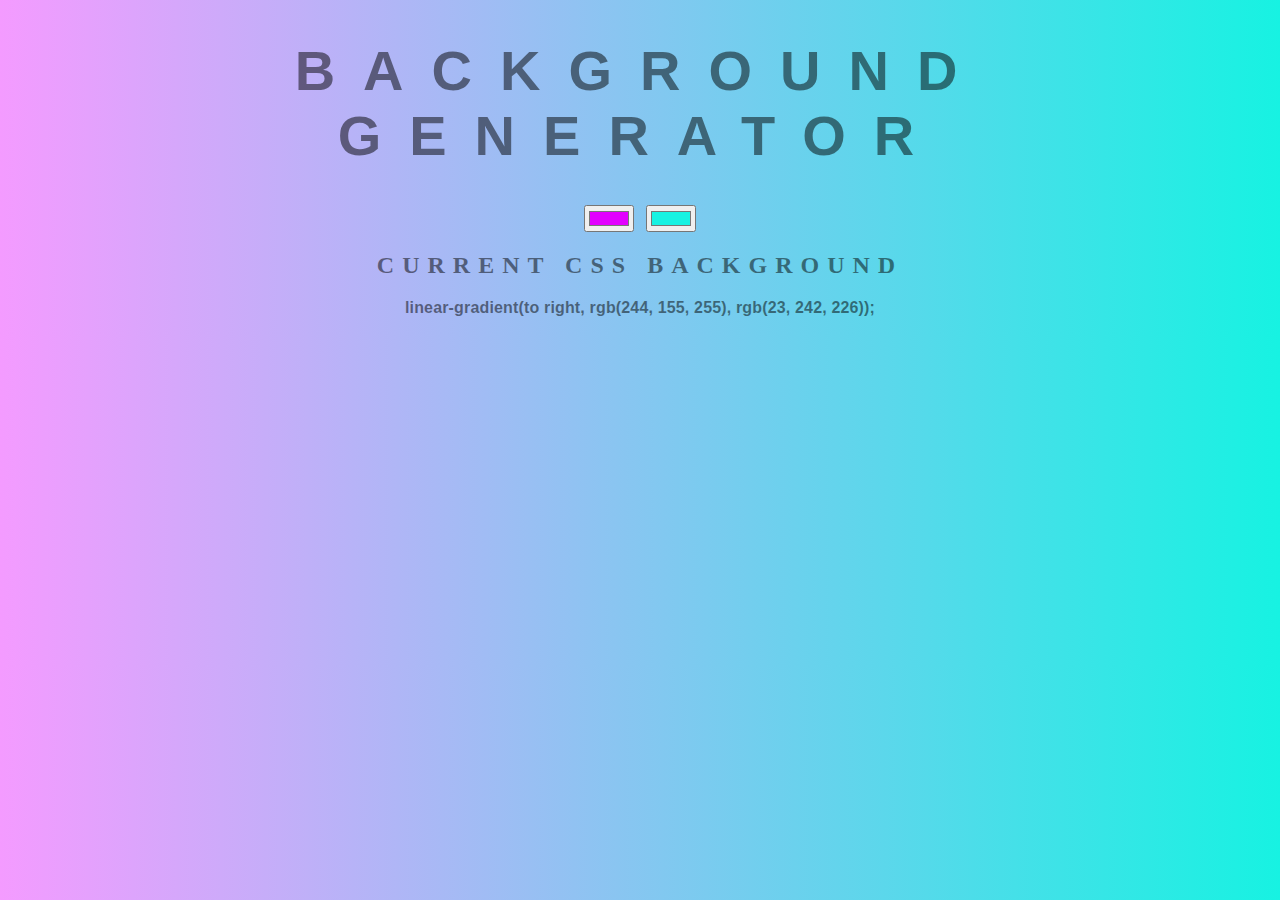
<file: BackgroundGenerator/index.html>
<!DOCTYPE html>
<html lang="en">
<head>
    <meta charset="UTF-8">
    <meta name="viewport" content="width=device-width, initial-scale=1.0">
    <title>Gradient Background</title>
    <link rel="stylesheet" href="style.css">
</head>
<body id="gradient">
    <h1>Background Generator</h1>
    <input id="color1" type="color" name="color1" value="#e200ff">
    <input id="color2" type="color" name="color2" value="#17f2e2">
    <h2>Current CSS Background</h2>
    <h3 id="css">linear-gradient(to right, rgb(244, 155, 255), rgb(23, 242, 226));</h3>
    <script src="script.js"></script>
</body>
</html>
</file>
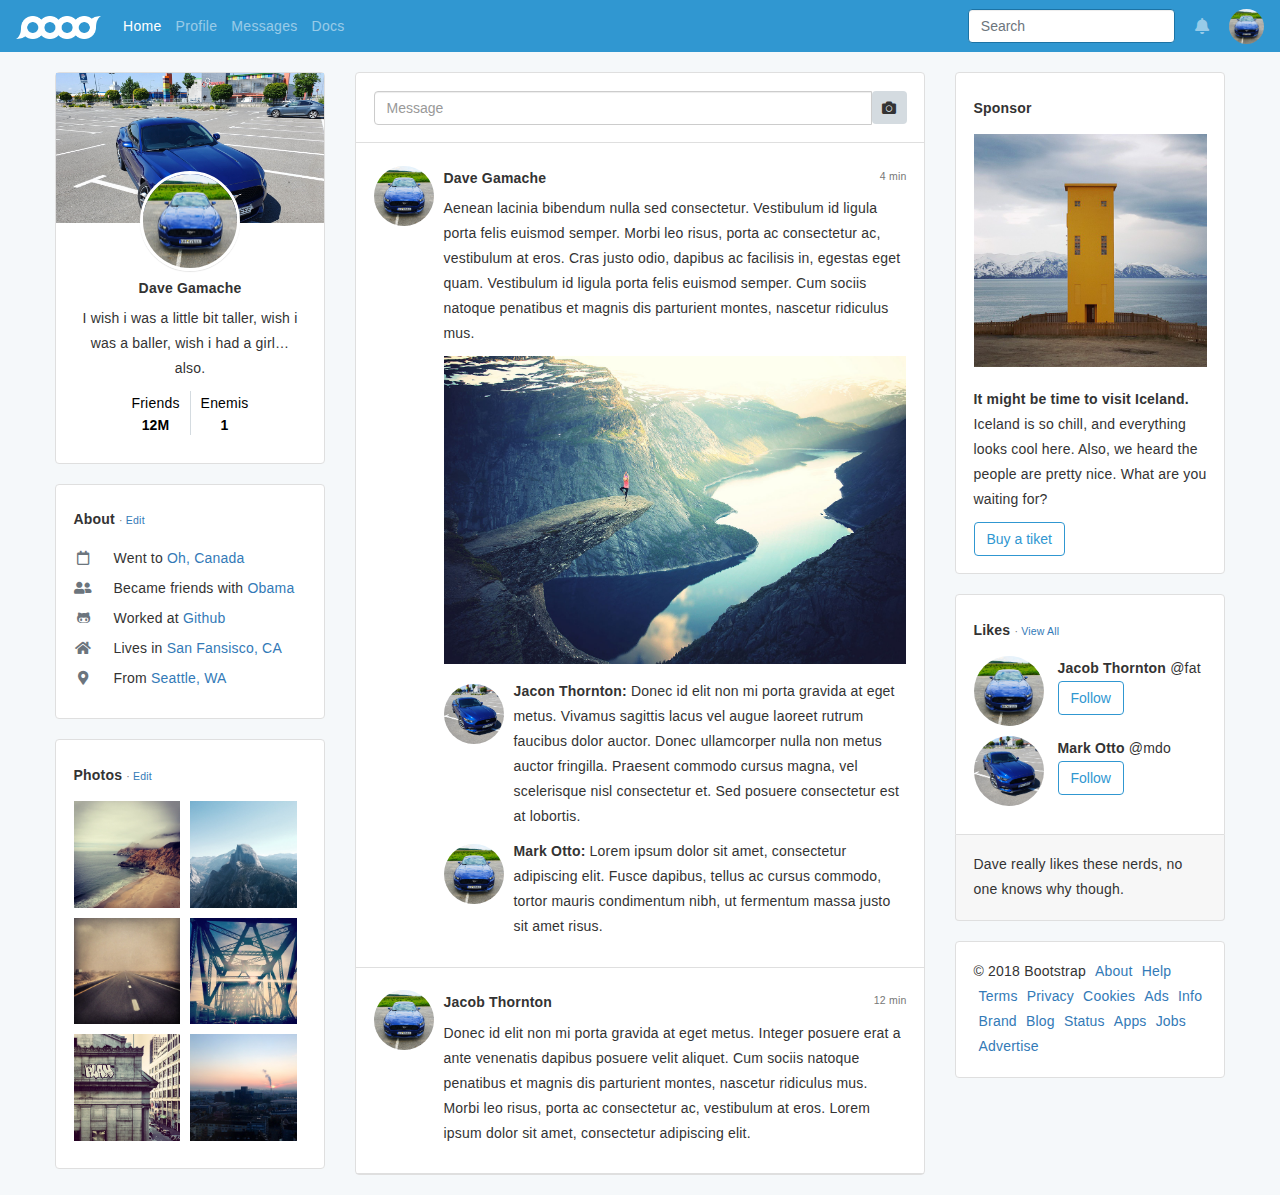
<file: Bootstrap/index.html>
<!DOCTYPE html>
<html>
	<head>
	<title>Bootstrap</title>
		<meta charset="utf-8">
		<meta name="description" content="" />
		<meta name="keywords" content="" />
		<meta name="author" content="Costenar Eduard" />
		<meta name="viewport" content="width=device-width, initial-scale=1.0">
		<link rel="stylesheet" href="https://stackpath.bootstrapcdn.com/bootstrap/3.4.1/css/bootstrap.min.css" integrity="sha384-HSMxcRTRxnN+Bdg0JdbxYKrThecOKuH5zCYotlSAcp1+c8xmyTe9GYg1l9a69psu" crossorigin="anonymous">
		<link href="css/all.css" rel="stylesheet">
		<link rel="stylesheet" type="text/css" href="css/style.css">
		<!-- Font Awesome -->
		<link rel="stylesheet" href="https://cdnjs.cloudflare.com/ajax/libs/font-awesome/5.12.1/css/all.min.css">
	</head>
	<body>
		<nav class="navbar navbar-default">
			<div class="container-fluid">
				<div class="navbar-header">
					<button type="button" class="navbar-toggle">
				        <i class="fas fa-bars"></i>                       
      				</button>
     				<a class="navbar-brand" href="#">
			        <img alt="Brand" src="img/brand-white.png">
			    	</a>
			    </div>
			    <div class="collapse navbar-collapse">
				    <ul class="nav navbar-nav">
				    	<li>
				 			<a class="active" href="#">Home</a>
				    	</li>
				    	<li>
				    		<a href="#">Profile</a>
				    	</li>
				    	<li>
				    		<a href="#">Messages</a>
				    	</li>
				    	<li>
				    		<a href="#">Docs</a>
				    	</li>
				    </ul>
				    <div class="pull-right right-nav">
					    <form class="form-inline">
					    	<input type="text" name="Search" placeholder="Search" class="form-control">
					    </form>
					    <i class="fas fa-bell"></i>
					    <img src="img/avatar.jpg" class="img-circle">
				    </div>
			    </div>
			</div>
		</nav>
		<main class="container-fluid">
			<div class="row">
				<div class="col-xs-12 col-sm-12 col-md-12 col-lg-3">
					<div class="bottom-margin white-back">
						<div class="up">
							<img src="img/blue-car.jpg" class="img-responsive" alt="Blue Ford Mustang">
						</div>
						<div class="inner-padding text-center">
							<a href="#">
								<img src="img/avatar.jpg" class="img-responsive img-circle avatar" alt="avatar">
							</a>
							<h5><strong>Dave Gamache</strong></h5>
							<p>I wish i was a little bit taller, wish i was a baller, wish i had a girl… also.</p>
							<ul>
								<li>
									<a href="#">Friends<h5><strong>12M</strong></h5></a>
								</li>
								<li>
									<a href="#">Enemis<h5><strong>1</strong></h5></a>
								</li>
							</ul>
						</div>
					</div>
					<div class="bottom-margin white-back inner-padding about-list">
						<h5 class="title-margin"><strong>About </strong><small>·<a href="#"> Edit</a></small></h5>
						<ul>
							<li><span class="far fa-calendar"></span>Went to <a href="#">Oh, Canada</a></li>
							<li><span class="fas fa-user-friends"></span>Became friends with <a href="#">Obama</a></li>
							<li><span class="fab fa-github-alt"></span>Worked at <a href="#">Github</a></li>
							<li><span class="fas fa-home"></span>Lives in <a href="#">San Fansisco, CA</a></li>
							<li><span class="fas fa-map-marker-alt"></span>From <a href="#">Seattle, WA</a></li>
						</ul>
					</div>
					<div class="bottom-margin white-back inner-padding photo-section">
						<h5 class="title-margin"><strong>Photos </strong><small>·<a href="#"> Edit</a></small></h5>
							<div class="images">
								<img src="img/instagram_5.jpg" class="img-responsive"><img src="img/instagram_6.jpg" class="img-responsive"><img src="img/instagram_7.jpg" class="img-responsive"><img src="img/instagram_8.jpg" class="img-responsive"><img src="img/instagram_9.jpg" class="img-responsive"><img src="img/instagram_10.jpg" class="img-responsive">
							</div>
					</div>
				</div>
				<div class="col-xs-12 col-sm-12 col-md-12 col-lg-6">
					<div class="white-back bottom-margin center-section">
						<div class="inner-padding section-line">
							<form class="form-inline">
								<input type="text" class="form-control" placeholder="Message">
								<button type="button" class="btn"><i class="fas fa-camera"></i></button>
							</form>
						</div>
						<div class="inner-padding section-line section-content">
							<img src="img/avatar.jpg" class="img-circle">
							<div>
								<h5><strong>Dave Gamache</strong><small class="pull-right">4 min</small></h5>
								<p>Aenean lacinia bibendum nulla sed consectetur. Vestibulum id ligula porta felis euismod semper. Morbi leo risus, porta ac consectetur ac, vestibulum at eros. Cras justo odio, dapibus ac facilisis in, egestas eget quam. Vestibulum id ligula porta felis euismod semper. Cum sociis natoque penatibus et magnis dis parturient montes, nascetur ridiculus mus.</p>
								<img src="img/unsplash_1.jpg" class="img-responsive">
								<div class="comment-section">
									<img src="img/blue-car.jpg" class="img-circle">
									<p><strong>Jacon Thornton:</strong> Donec id elit non mi porta gravida at eget metus. Vivamus sagittis lacus vel augue laoreet rutrum faucibus dolor auctor. Donec ullamcorper nulla non metus auctor fringilla. Praesent commodo cursus magna, vel scelerisque nisl consectetur et. Sed posuere consectetur est at lobortis.</p>
								</div>
								<div class="comment-section">
									<img src="img/avatar.jpg" class="img-circle">
									<p><strong>Mark Otto:</strong> Lorem ipsum dolor sit amet, consectetur adipiscing elit. Fusce dapibus, tellus ac cursus commodo, tortor mauris condimentum nibh, ut fermentum massa justo sit amet risus.</p>
								</div>
							</div>
						</div>
						<div class="inner-padding section-line section-content">
							<img src="img/avatar.jpg" class="img-circle">
							<div>
								<h5><strong>Jacob Thornton</strong><small class="pull-right">12 min</small></h5>
								<p>Donec id elit non mi porta gravida at eget metus. Integer posuere erat a ante venenatis dapibus posuere velit aliquet. Cum sociis natoque penatibus et magnis dis parturient montes, nascetur ridiculus mus. Morbi leo risus, porta ac consectetur ac, vestibulum at eros. Lorem ipsum dolor sit amet, consectetur adipiscing elit.</p>
							</div>
						</div>
					</div>
				</div>
				<div class="col-xs-12 col-sm-12 col-md-12 col-lg-3">
					<div class="white-back inner-padding bottom-margin sponsor-section hidden-xs hidden-sm hidden-md">
						<h5 class="title-margin"><strong>Sponsor</strong></h5>
						<img src="img/instagram_2.jpg" class="img-responsive bottom-margin">
						<p>
							<strong>It might be time to visit Iceland.</strong> Iceland is so chill, and everything looks cool here. Also, we heard the people are pretty nice. What are you waiting for?
						</p>
						<button type="button" class="btn btn-primary">Buy a tiket</button>
					</div>
					<div class="white-back inner-padding like-section hidden-xs hidden-sm hidden-md">
						<h5 class="title-margin"><strong>Likes </strong><small>·<a href="#"> View All</a></small></h5>
						<div class="avatar-person">
							<img src="img/avatar.jpg" class="img-circle">
							<div class="person-det"><strong>Jacob Thornton</strong> @fat<button type="button" class="btn btn-primary">Follow</button></div>
						</div>
						<div class="avatar-person">
							<img src="img/blue-car.jpg" class="img-circle">
							<div class="person-det"><strong>Mark Otto</strong> @mdo<button type="button" class="btn btn-primary">Follow</button></div>
						</div>
					</div>
					<div class="bottom-margin white-back inner-padding bottom-content hidden-xs hidden-sm hidden-md">
							Dave really likes these nerds, no one knows why though.
						</div>
					<div class="white-back inner-padding bottom-margin map-section">
						© 2018 Bootstrap 
						<a href="#">About</a>
						<a href="#">Help</a>
						<a href="#">Terms</a>
						<a href="#">Privacy</a>
						<a href="#">Cookies</a>
						<a href="#">Ads</a>
						<a href="#">Info</a>
						<a href="#">Brand</a>
						<a href="#">Blog</a>
						<a href="#">Status</a>
						<a href="#">Apps</a>
						<a href="#">Jobs</a>
						<a href="#">Advertise</a>
					</div>
				</div>
			</div>
		</main>
	</body>
</html>
</file>
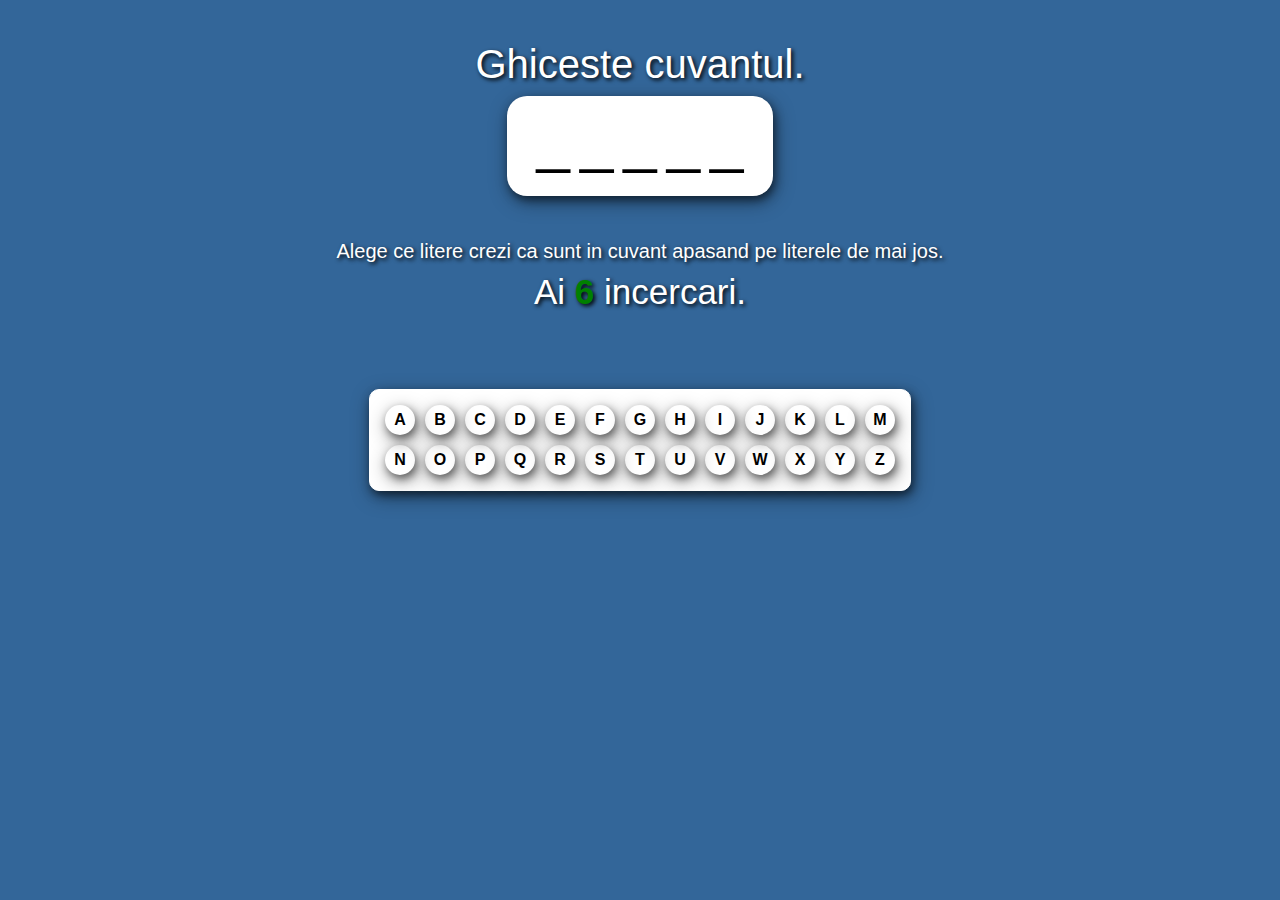
<file: HangMan/index.html>
<!DOCTYPE html>
<html>
<head>
	<meta charset="utf-8">
	<title>HangMan</title>
	<link rel="stylesheet" href="https://stackpath.bootstrapcdn.com/bootstrap/4.3.1/css/bootstrap.min.css" integrity="sha384-ggOyR0iXCbMQv3Xipma34MD+dH/1fQ784/j6cY/iJTQUOhcWr7x9JvoRxT2MZw1T" crossorigin="anonymous">
	<link rel="stylesheet" type="text/css" href="style.css">
</head>
<body>
	<div class="container-box">
		<h1>Ghiceste cuvantul. </h1>

		<div class="placeholder"></div>

		<div class="count">Alege ce litere crezi ca sunt in cuvant apasand pe literele de mai jos.<br>
			<div class="text">Ai <span class="color">6</span> incercari.</div>
		</div>

		<div class="letters-section"></div>

	</div>

	<script src="https://ajax.googleapis.com/ajax/libs/jquery/3.4.1/jquery.min.js"></script>
	<script type="text/javascript" src="script.js"></script>
</body>
</html>
</file>
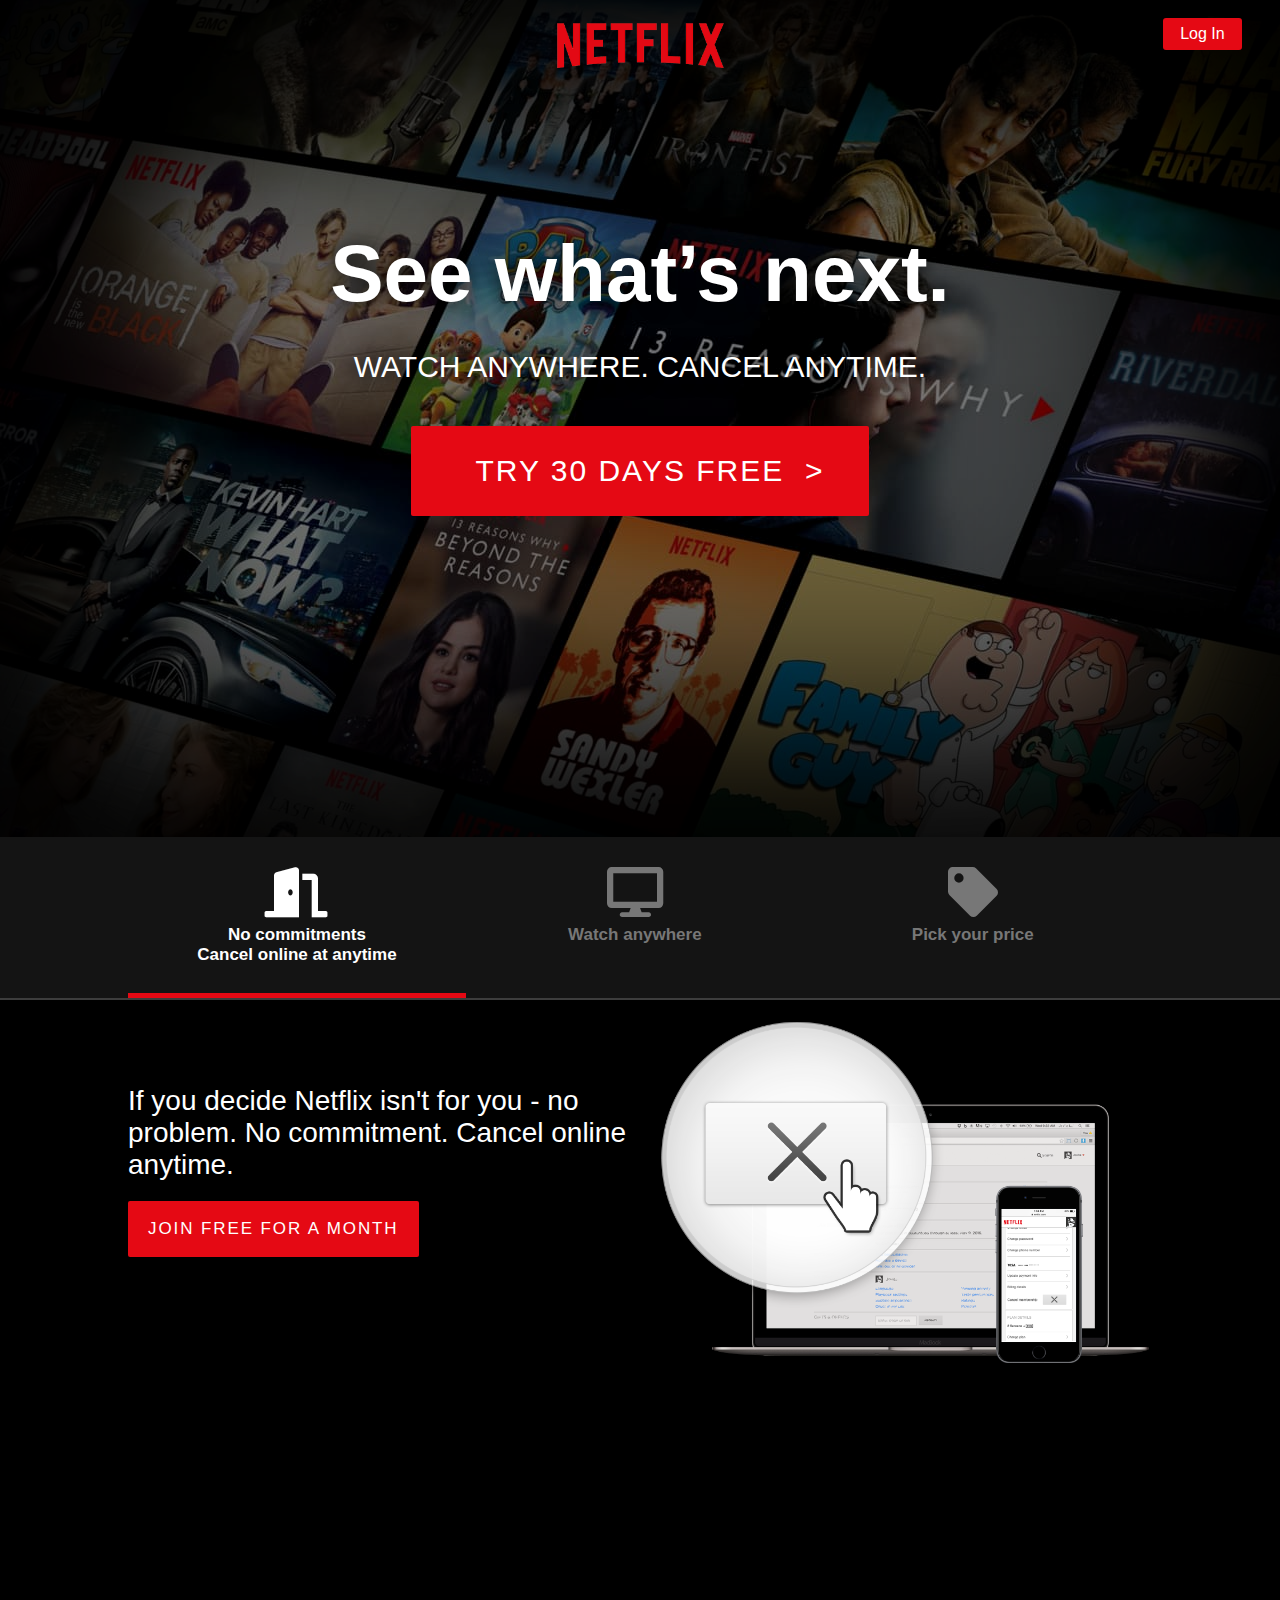
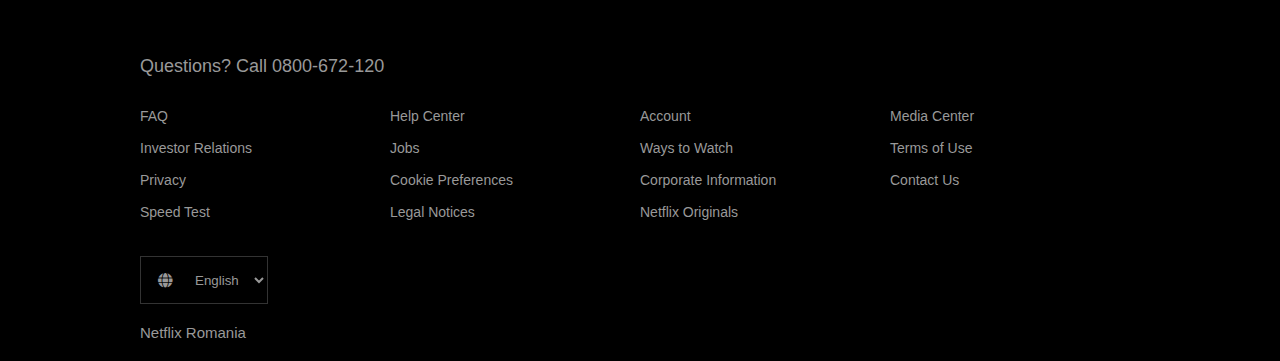
<file: Netflix/index.html>
<!DOCTYPE html>
<html>
<head>
	<title>Netflix</title>
	<meta charset="utf-8">
	<meta name="description" content="" />
	<meta name="keywords" content="" />
	<meta name="author" content="Costenar Eduard" />
	<meta name="viewport" content="width=device-width, initial-scale=1.0">
	<link rel="stylesheet" type="text/css" href="css/all.css">
	<link rel="stylesheet" type="text/css" href="css/style.css">
	<!-- Font Awesome -->
	<link rel="stylesheet" href="https://cdnjs.cloudflare.com/ajax/libs/font-awesome/5.12.1/css/all.min.css">
</head>
<body>
	
	<div class="blackfilter">
		<div class="back-img"></div>
		<div class="topdiv">
			<div class="logo1">
				<a href="index.html" class="logo2"></a>
			</div>
			<div class="log-in">
				<a href="index.html">Log In</a>
			</div>
			<div class="blackheaderfade"></div>
		</div>
	</div>
	<div class="details">
		<div class="textandbutton">
			<h1>See what’s next.</h1>
			<p>WATCH ANYWHERE. CANCEL ANYTIME.</p>
			<div>
				<button class="button1">TRY 30 DAYS FREE<span class="hide">&nbsp;&nbsp;></span></button>
			</div>
		</div>
	</div>
	<div class="mid-section"></div>
	<div class="grey-section">
		<div class="center-box">
			<div class="active box">
				<i class="fas fa-door-open"></i><br>
				<span class="long">No commitments<br>Cancel online at anytime</span>
				<span class="short">Cancel</span>
			</div>
			<div class="box">
				<i class="fas fa-desktop"></i><br>
				<span class="long">Watch anywhere</span>
				<span class="short">Device</span>
			</div>
			<div class="box">
				<i class="fas fa-tag"></i><br>
				<span class="long">Pick your price</span>
				<span class="short">Price</span>
			</div>
		</div>
	</div>
	<div class="last-section">
		<div class="box-container">
			<div class="box">
				<span class="text">If you decide Netflix isn't for you - no problem. No commitment. Cancel online anytime.<br><button class="button1 small">JOIN FREE FOR A MONTH</button></span>
			</div>
			<div class="box box-big">
				<div class="device-img"></div>
			</div>
		</div>
	</div>
	<footer>
		<div class="center-section">
			<p>Questions? Call 0800-672-120</p>
			<div class="lists">
				<ul class="long">
					<li>FAQ</li>
					<li>Investor Relations</li>
					<li>Privacy</li>
					<li>Speed Test</li>
				</ul>
				<ul class="short">
					<li>FAQ</li>
					<li>Media Center</li>
					<li>Ways to Watch</li>
					<li>Cookie Preferences</li>
					<li>Speed Test</li>
				</ul>
				<ul class="long">
					<li>Help Center</li>
					<li>Jobs</li>
					<li>Cookie Preferences</li>
					<li>Legal Notices</li>
				</ul>
				<ul class="short">
					<li>Help Center</li>
					<li>Investor Relations</li>
					<li>Terms of Use</li>
					<li>Corporate Information</li>
					<li>Legal Notices</li>
				</ul>
				<ul class="long">
					<li>Account</li>
					<li>Ways to Watch</li>
					<li>Corporate Information</li>
					<li>Netflix Originals</li>
				</ul>
				<ul class="short">
						<li>Account</li>
						<li>Jobs</li>
						<li>Privacy</li>
						<li>Contact Us</li>
						<li>Netflix Originals</li>
					</ul>
				<ul class="long">
					<li>Media Center</li>
					<li>Terms of Use</li>
					<li>Contact Us</li>
				</ul>
			</div>

			<div class="lang">
				<i class="fas fa-globe"></i>
				<select name="English">
					<option value="English">English</option>
					<option value="Romana">Romana</option>
				</select>
			</div>
			<span>Netflix Romania</span>
		</div>
	</footer>	
	
	<script src="https://ajax.googleapis.com/ajax/libs/jquery/3.4.1/jquery.min.js"></script>
	<script src="script.js"></script>
</body>
</html>
</file>
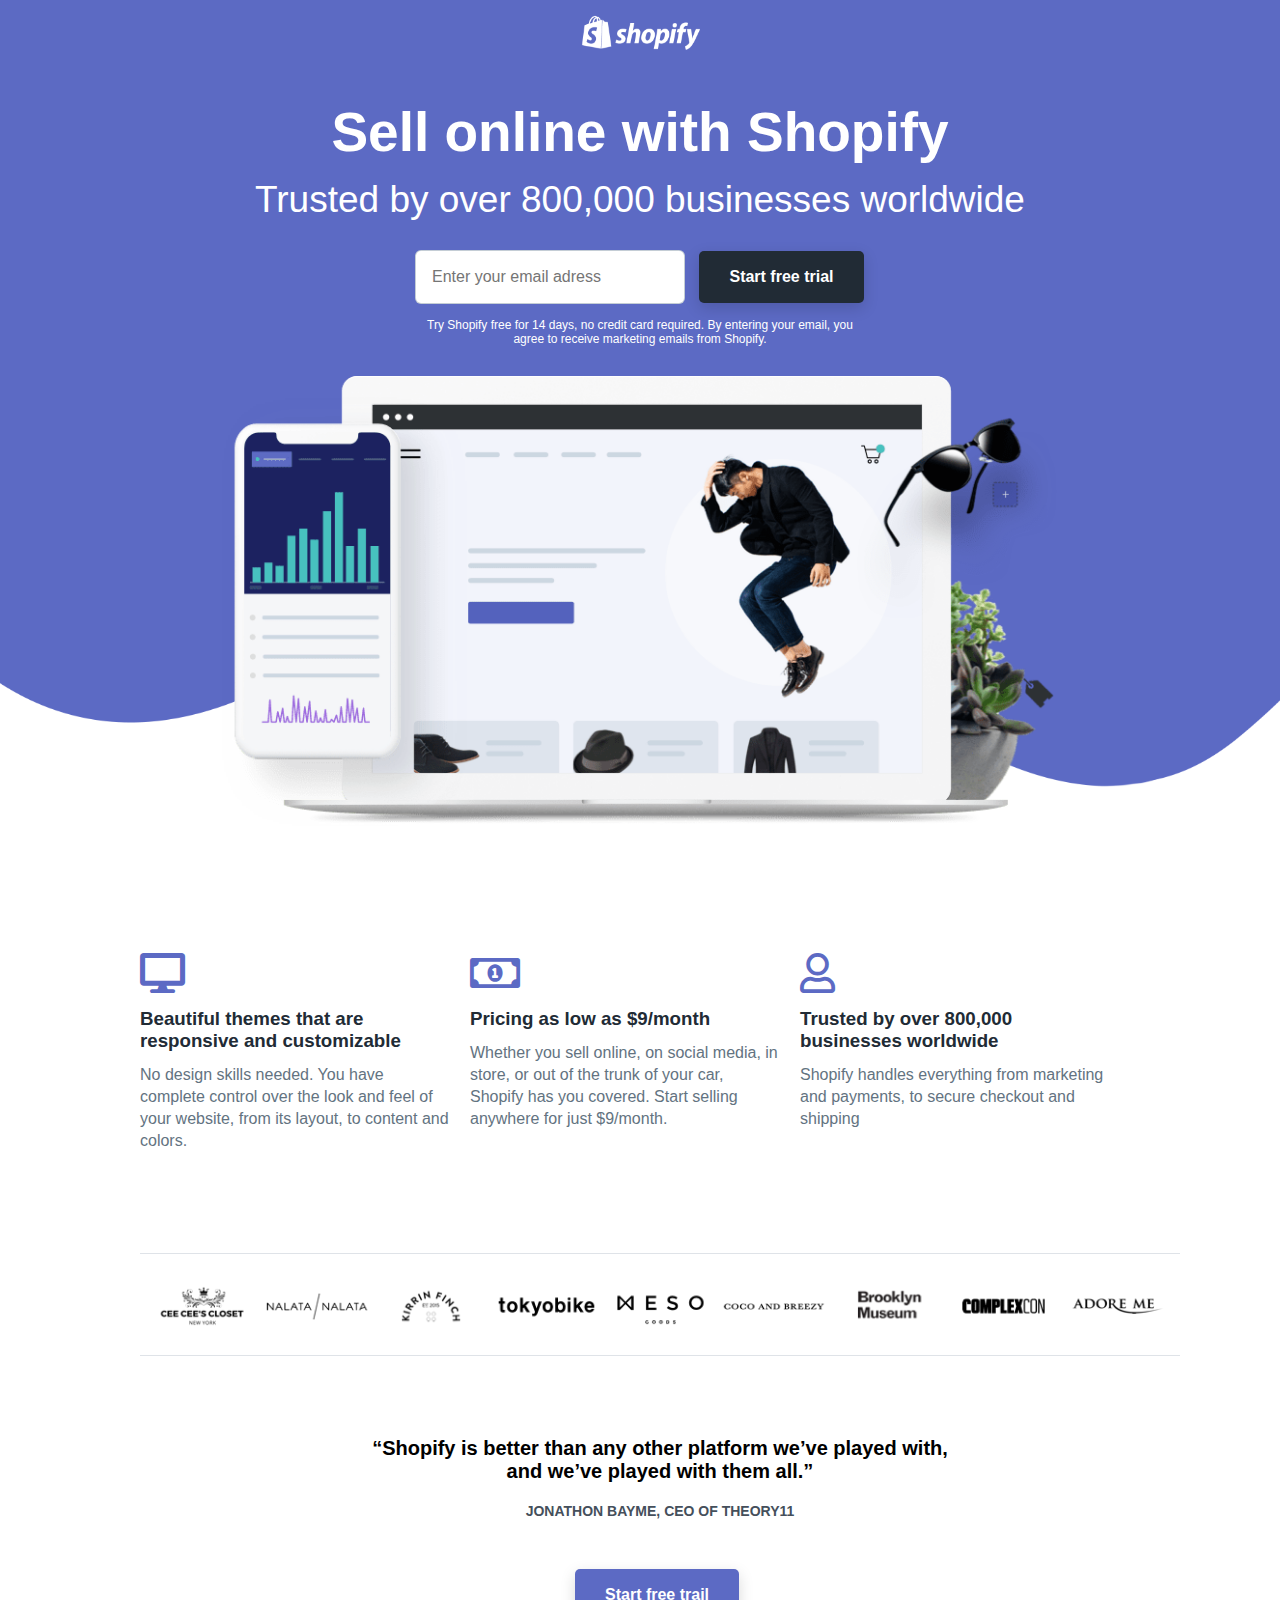
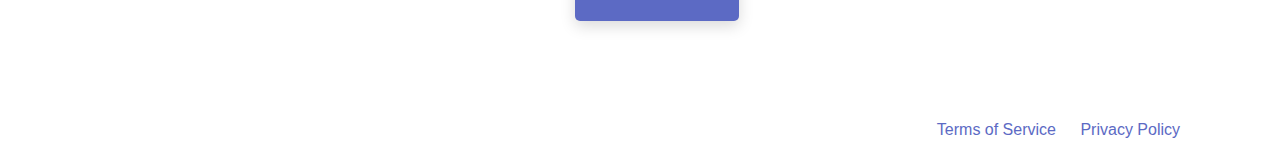
<file: Shopify/index.html>
<!DOCTYPE html>
<html>
	<head>
		<title>Shopify</title>
		<meta charset="UTF-8">
		<meta name="description" content="">
		<meta name="keywords" content="">
		<meta name="author" content="Costenar Eduard">
		<meta name="viewport" content="width=device-width, initial-scale=1.0">
		<link rel="stylesheet" type="text/css" href="css/all.css">
		<link rel="stylesheet" type="text/css" href="css/style.css">
		<!-- Font Awesome -->
		<link rel="stylesheet" href="https://cdnjs.cloudflare.com/ajax/libs/font-awesome/5.12.1/css/all.min.css">
	</head>
	<body>
		<div class="background-top">
			<div class="logo"></div>
			<div class="text">
				<h1>Sell online with Shopify</h1>
				<h3>Trusted by over 800,000 businesses worldwide</h3>
			</div>
			<div class="mail">
				<input type="email" placeholder="Enter your email adress">
				<button>Start free trial</button>
			</div>
			<p>Try Shopify free for 14 days, no credit card required. By entering your email, you agree to receive marketing emails from Shopify.</p>
			<div class="container">
				<div class="device"></div>
			</div>
		</div>
		<div class="back-img"></div>
		<div class="row">
			<div class="column">
				<i class="fas fa-desktop"></i>
				<h3>Beautiful themes that are responsive and customizable</h3>
				<p>No design skills needed. You have complete control over the look and feel of your website, from its layout, to content and colors.</p>
			</div>
			<div class="column">
				<i class="far fa-money-bill-alt"></i>
				<h3>Pricing as low as $9/month</h3>
				<p>Whether you sell online, on social media, in store, or out of the trunk of your car, Shopify has you covered. Start selling anywhere for just $9/month.</p>
			</div>
			<div class="column">
				<i class="far fa-user"></i>
				<h3>Trusted by over 800,000 businesses worldwide</h3>
				<p>Shopify handles everything from marketing and payments, to secure checkout and shipping</p>
			</div>
			<div class="mid-section">
				<div class="line"></div>
				<div class="content-box">
					<div class="box1">
							<img src="./img/1.png" alt="">
							<img src="./img/2.png" alt="">
							<img src="./img/3.png" alt="">
							<img src="./img/4.png" alt="">
							<img src="./img/5.png" alt="">
							<img src="./img/6.png" alt="">
							<img src="./img/7.png" alt="">
							<img src="./img/8.png" alt="">
							<img src="./img/9.png" alt="">
					</div>
				</div>
				<div class="line"></div>

				<h2>“Shopify is better than any other platform we’ve played with, and we’ve played with them all.”</h2>
				<p>JONATHON BAYME, CEO OF THEORY11</p>
				<div class="button-container">
					<button>Start free trail</button>
				</div>
				<div class="footer">
					<a href="index.html">Terms of Service</a>
					<a href="index.html">Privacy Policy</a>
				</div>
			</div>
		</div>
		
	</body>
</html>
</file>
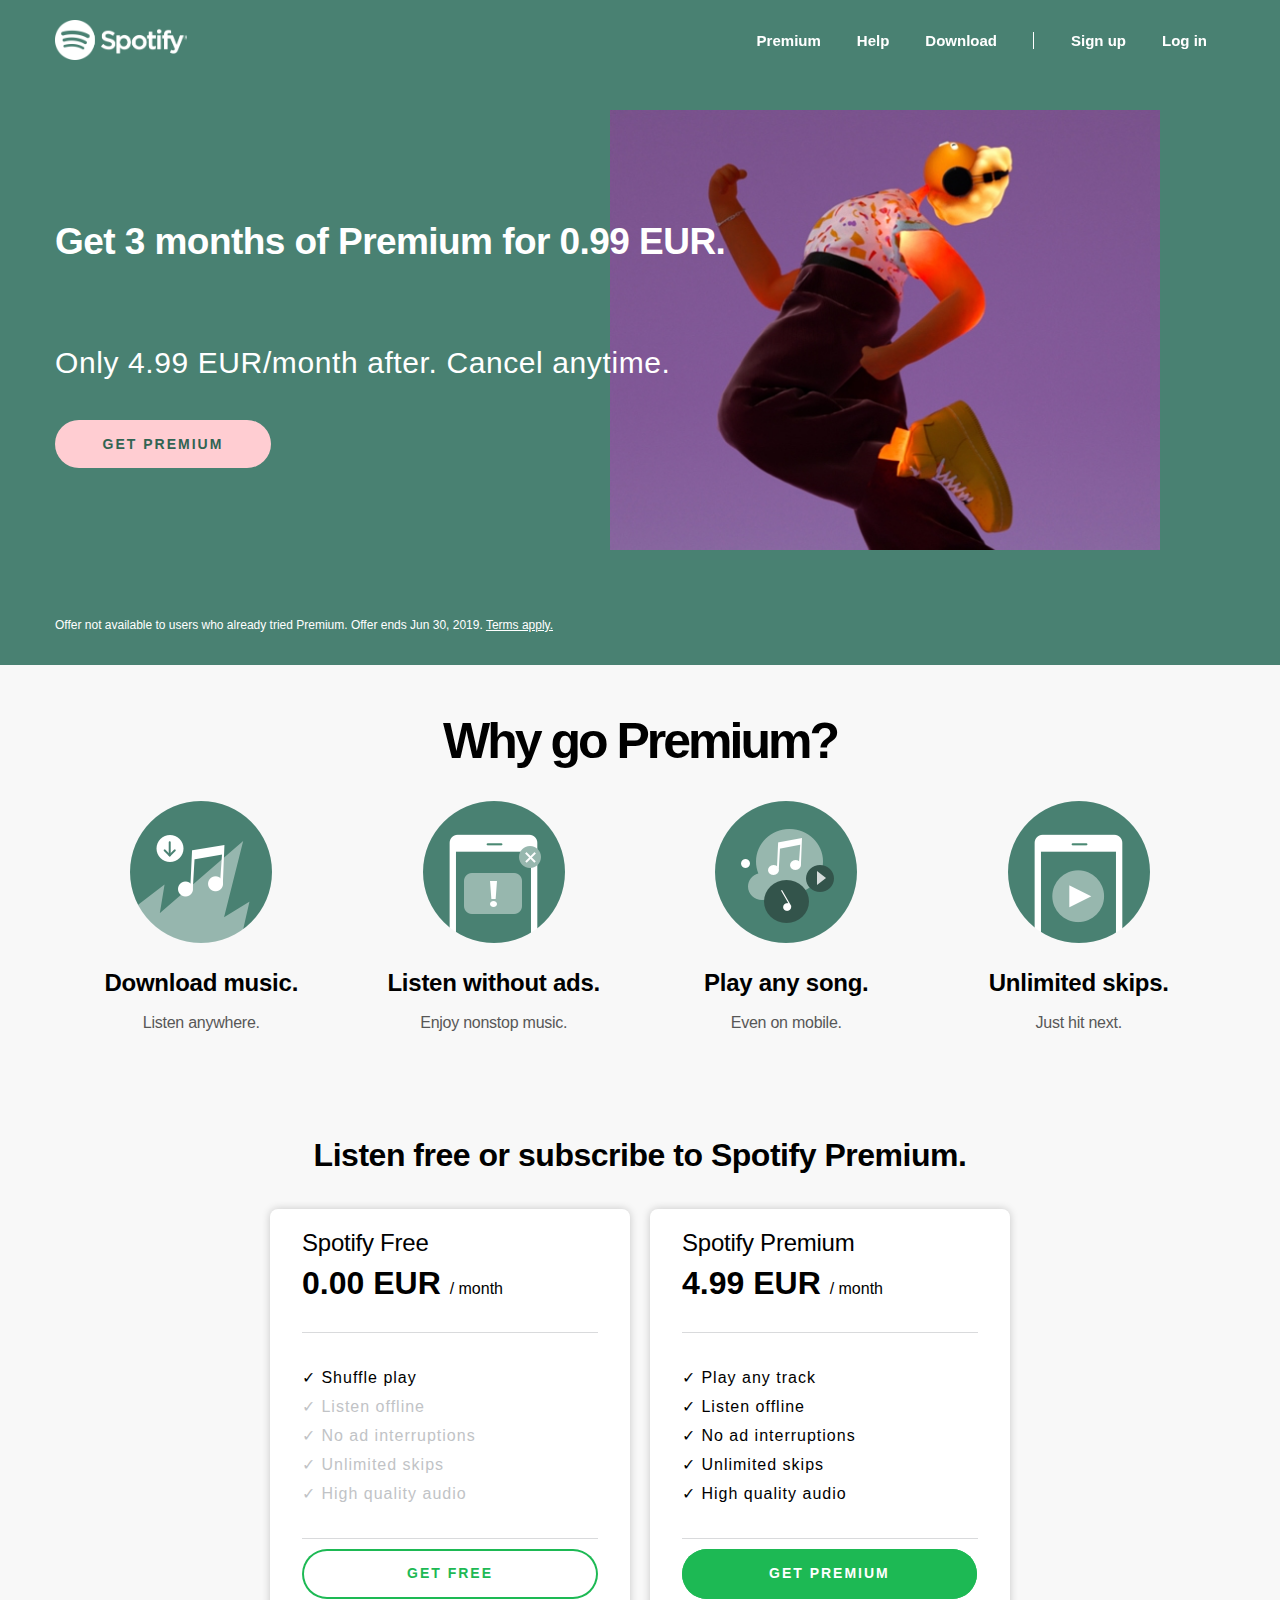
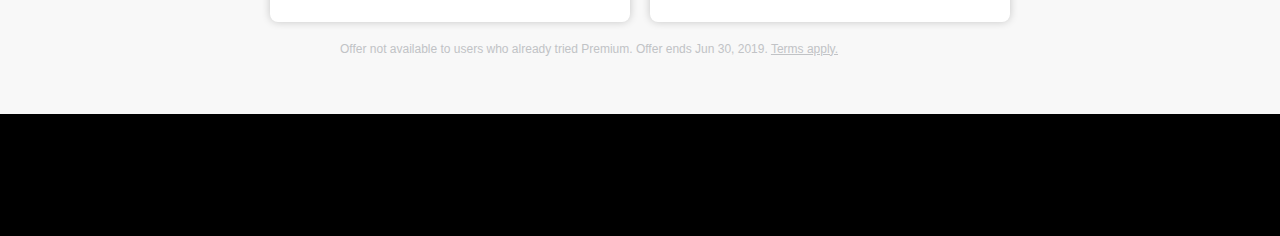
<file: Spotify/index.html>
<!DOCTYPE html>
<html>
	<head>
		<title>Spotify</title>
		<meta charset="utf-8">
		<meta name="description" content="" />
		<meta name="keywords" content="" />
		<meta name="author" content="Costenar Eduard" />
		<meta name="viewport" content="width=device-width, initial-scale=1.0">
		<link rel="stylesheet" type="text/css" href="./css/all.css">
		<link rel="stylesheet" href="./css/style.css">
		<!-- Font Awesome -->
		<link rel="stylesheet" href="https://cdnjs.cloudflare.com/ajax/libs/font-awesome/5.12.1/css/all.min.css">
	</head>
	<body>
		<nav class="">
			<div class="side-nav-selection ">
				<div class="black-bg">
					<a href="">Premium</a>
					<a href="">Help</a>
					<a href="">Download</a>
					<div style="height: 2px; width: 20px; background-color: white; margin: 10px 0 40px 40px"></div>
					<div class="small">
						<a href="signup.html">Sign Up</a>
						<a href="">Log In</a>
					</div>
				</div>
			</div>
			<div class="nav">
				<div class="nav-center">
					<a href="#"><div class="nav-left"></div></a>
					<div class="nav-right">
						<div class="hamburgher">
							<i class="menu fas fa-bars"></i>
							<i class="close fas fa-times"></i>
						</div>
						<ul>
							<li><a href="#">Premium</a></li>
							<li><a href="#">Help</a></li>
							<li><a href="#">Download</a></li>
							<li><div class="vertical-line"></div></li>
							<li><a href="signup.html">Sign up</a></li>
							<li><a href="#">Log in</a></li>
						</ul>
					</div>
				</div>
			</div>
		</nav>
		<main>
			<div class="main">
				<div class="main-text">
					<h1 class="main-h1">Get 3 months of Premium for 0.99 EUR.</h1>
					<p class="first-p">Only 4.99 EUR/month after. Cancel anytime.</p>
					<button class="button-1"><a href="#" class="button-link">GET PREMIUM<a></button>
					<p class="footer-p">Offer not available to users who already tried Premium. Offer ends Jun 30, 2019. <a href="#" class="footer-link">Terms apply.</a></p>
				</div>
				<div class="main-purple"></div>
			</div>
		</main>
		<section class="section-1">
			<div class="section-1-container">
				<h1 class="section-1-h1">Why go Premium?</h1>
				<div class=section-1-img-cont>
					<div class="row">
						<div class=column>
							<div class="img img0"></div>
							<div>
								<h2 class="under-img-0">Download music.</h2>
								<p class="under-img-1">Listen anywhere.</p>
							</div>
						</div>
						<div class=column>
							<div class="img img1"></div>
							<div>
								<h2 class="under-img-0">Listen without ads.</h2>
								<p class="under-img-1">Enjoy nonstop music.</p>
							</div>
						</div>
						<div class=column>
							<div class="img img2"></div>
							<div>
								<h2 class="under-img-0">Play any song.</h2>
								<p class="under-img-1">Even on mobile.</p>
							</div>
						</div>
						<div class=column>
							<div class="img img3"></div>
							<div>
								<h2 class="under-img-0">Unlimited skips.</h2>
								<p class="under-img-1">Just hit next.</p>
							</div>
						</div>
					</div>
				</div>
			</div>
		</section>
		<section class="section-2">
			<div class="section-2-container">
				<div><h2 class="title">Listen free or subscribe to Spotify Premium.</h2></div>
				
				<div class="section-2-column">
					<div class="box first-box">
						<div class="content">
							<div><h3 class="h3">Spotify Free</h3></div>
							<div><h4 class="h4">0.00 EUR <span class="month">/ month</span></h4></div>
								<ul class="ul">
									<li class="li">&#10003; Shuffle play</li>
									<li class="li grey">&#10003; Listen offline</li>
									<li class="li grey">&#10003; No ad interruptions</li>
									<li class="li grey">&#10003; Unlimited skips</li>
									<li class="li grey">&#10003; High quality audio</li>
								</ul>
							<div><a href="#" class="button1">GET FREE</a></div>
						</div>
					</div>
					<div class="box second-box">
						<div class="content">
							<div><h3 class="h3">Spotify Premium</h3></div>
							<div><h4 class="h4">4.99 EUR <span class="month">/ month</span></h4></div>
								<ul class="ul">
									<li class="li">&#10003; Play any track</li>
									<li class="li">&#10003; Listen offline</li>
									<li class="li">&#10003; No ad interruptions</li>
									<li class="li">&#10003; Unlimited skips</li>
									<li class="li">&#10003; High quality audio</li>
								</ul>
							<div><a href="#" class="button2">GET PREMIUM</a></div>
						</div>
					</div>
				</div>

				<div class="footer-section"><p class="footer-p">Offer not available to users who already tried Premium. Offer ends Jun 30, 2019. <a href="#" class="footer-link">Terms apply.</a></p></div>
			</div>
		</section>
		<footer class="footer">
			
		</footer>

		<script src="https://ajax.googleapis.com/ajax/libs/jquery/3.4.1/jquery.min.js"></script>
		<script src="script.js"></script>
	</body>
</html>
</file>
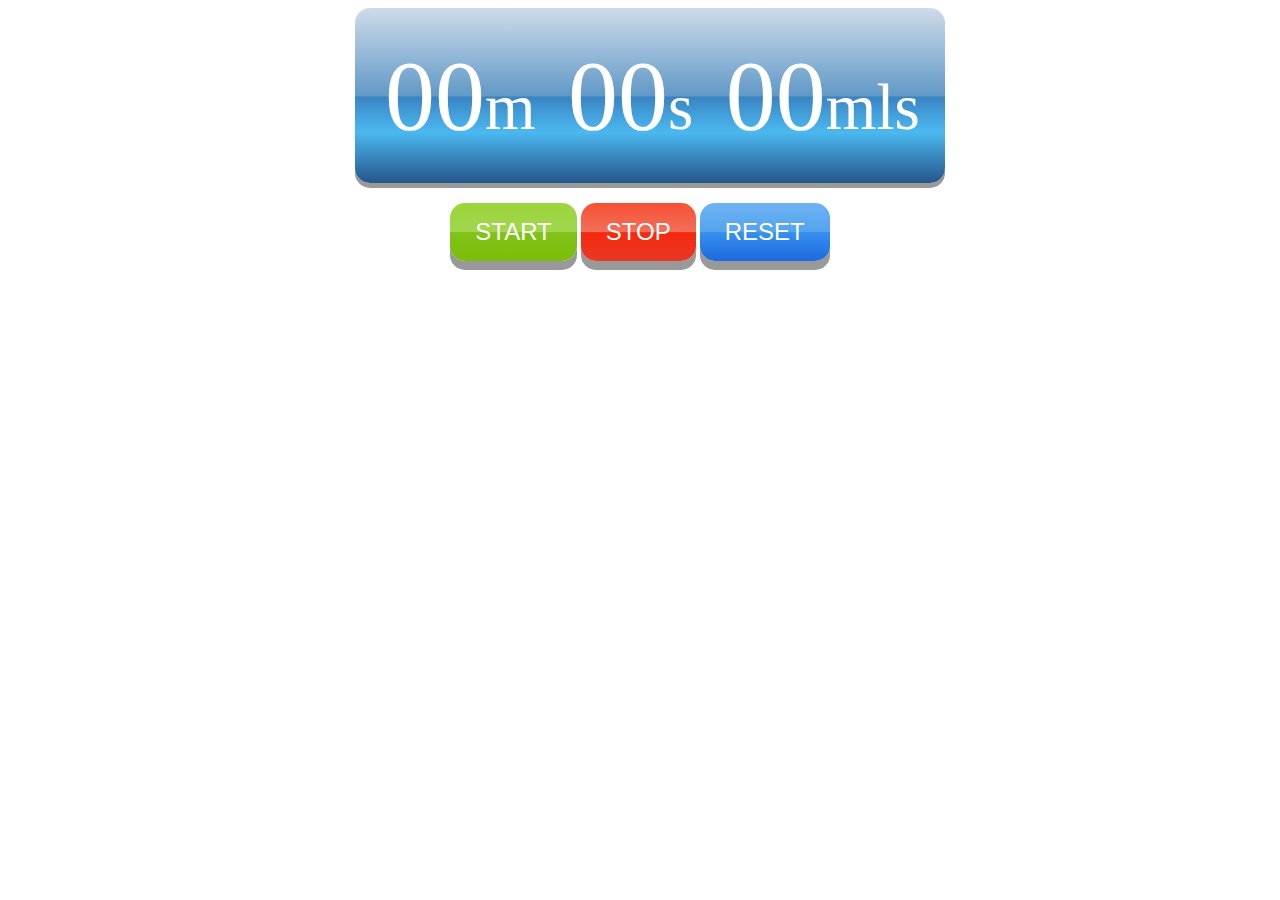
<file: StopWatch/index.html>
<!DOCTYPE html>
<html>
    <head>
        <meta charset="utf-8">
        <title>StopWatch</title>
        <link rel="stylesheet" href="style.css">
    </head>
    <body>
        <div class="stopwatch">
            <div class="display">
                <span class="minutes">00</span><span class="min">m&nbsp;&nbsp;</span><span class="seconds">00</span><span class="min">s&nbsp;&nbsp;</span><span class="miliseconds">00</span><span class="min">mls&nbsp;&nbsp;</span>
            </div>
            <div class="controls">
                <button class="start">START</button>
                <button class="stop">STOP</button>
                <button class="reset">RESET</button>
            </div>
        </div>
        <script src="https://ajax.googleapis.com/ajax/libs/jquery/3.4.1/jquery.min.js"></script>
        <script src="script.js"></script>
    </body>
</html>
</file>
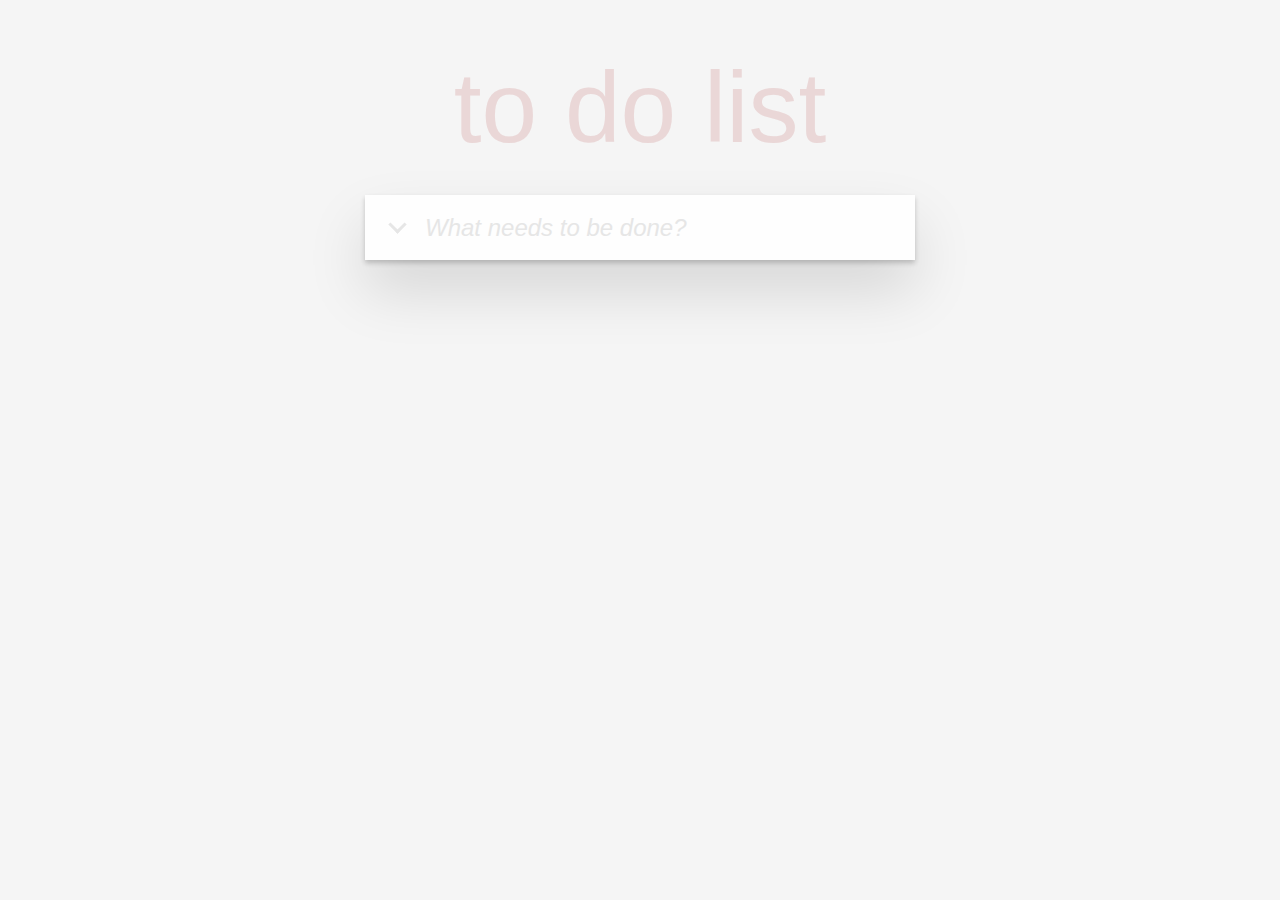
<file: ToDoList/index.html>
<!DOCTYPE html>
<html>
	<head>
		<meta charset="utf-8">
		<title>ToDoList</title>
		<link rel="stylesheet" type="text/css" href="style.css">
	</head>
	<body>
		<h1>to do list</h1>
		<div class="container">
			<span></span>
			<input type="text" class="new-item" placeholder="What needs to be done?">
			<ul class="todo-list"></ul>
		</div>

		<script src="https://ajax.googleapis.com/ajax/libs/jquery/3.4.1/jquery.min.js"></script>
		<script src="script.js"></script> 
	</body>
</html>
</file>
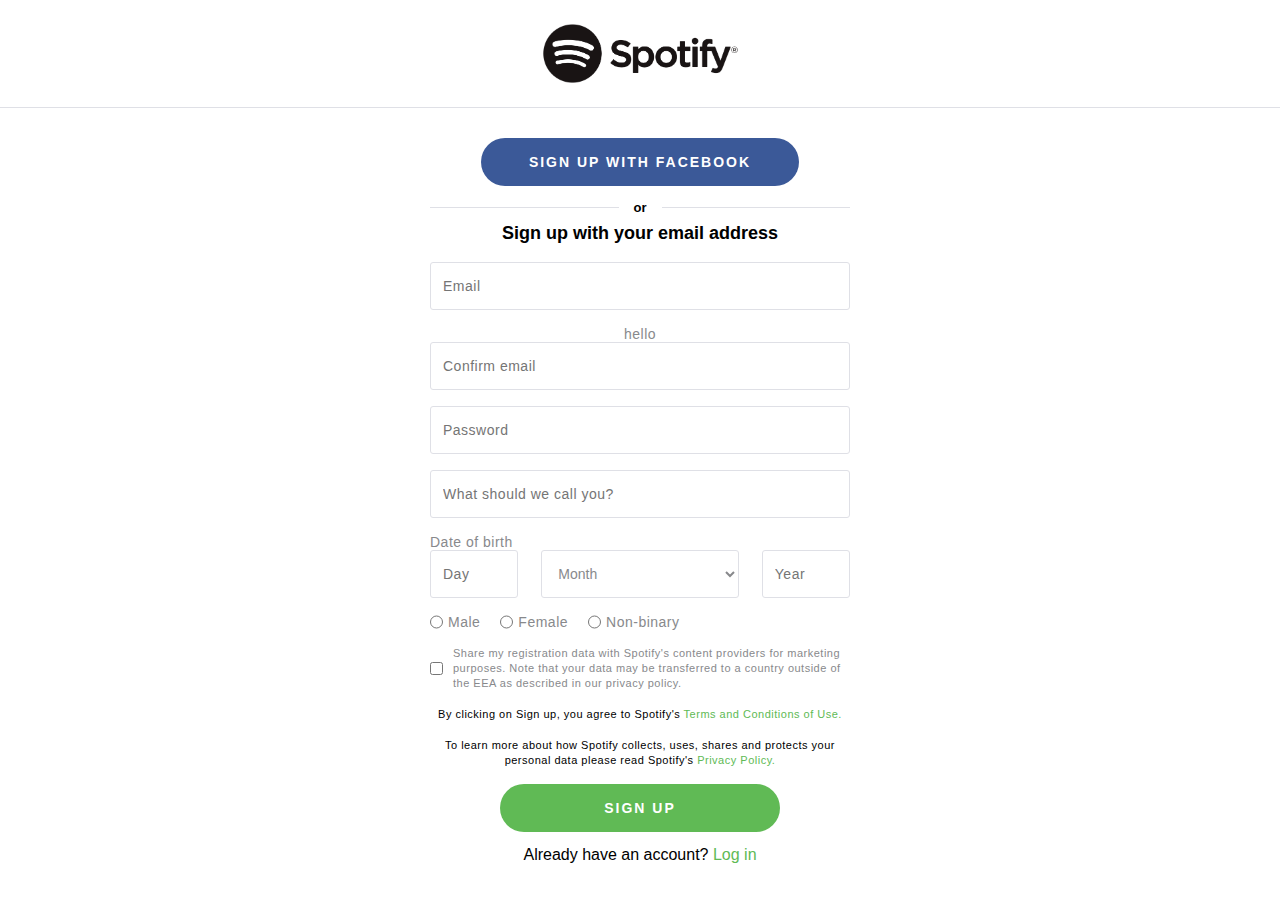
<file: Spotify/signup.html>
<!DOCTYPE html>
<html lang="en">
<head>
    <meta charset="UTF-8">
    <meta name="viewport" content="width=device-width, initial-scale=1.0">
    <meta http-equiv="X-UA-Compatible" content="ie=edge">
    <title>Sign up - Spotify</title>
    <link rel="stylesheet" type="text/css" href="./css/all.css">
    <link rel="stylesheet" href="css/signup.css">
</head>
<body>
    <header>
        <div class="container">
            <div class="logo-black"></div>
        </div>
    </header>
    <main>
        <div class="container">
            <button class="btn btn-fb">Sign up with facebook</button>
            <div class="line">
                <div style="border-bottom: 1px solid #dfe0e6; width: 100%;"></div>
                <p style="padding: 0 15px; font-size: 13px; font-weight: 600;">or</p>
                <div style="border-bottom: 1px solid #dfe0e6; width: 100%;"></div>
            </div>
            <form>
                <h3>Sign up with your email address</h3>
                <input class="all-length" type="email" data="email" placeholder="Email">
                <p>hello</p>
                <input class="all-length" type="email" data="confirm-email" placeholder="Confirm email">
                <input class="all-length" type="password" data="password" placeholder="Password">
                <input class="all-length" type="text" data="name" placeholder="What should we call you?">
                <p class="left">Date of birth</p>
                <div class="date">
                    <input class="small" type="text" data="day" placeholder="Day">
                    <select class="big" name="month" data="month">
                        <option value="month">Month</option>
                        <option value="january">January</option>
                        <option value="february">February</option>
                        <option value="march">March</option>
                        <option value="april">April</option>
                        <option value="may">May</option>
                        <option value="june">June</option>
                        <option value="july">July</option>
                        <option value="august">August</option>
                        <option value="september">September</option>
                        <option value="octomber">Octomber</option>
                        <option value="november">November</option>
                        <option value="december">December</option>
                    </select>
                    <input class="small" type="text" data="year" placeholder="Year">
                </div>
                <div class="gender">
                    <input type="radio" name="gender" value="male"><p>Male</p>
                    <input type="radio" name="gender" value="female"><p>Female</p>
                    <input type="radio" name="gender" value="non-binary"><p>Non-binary</p>
                </div>
                <div class="conditions">
                    <input type="checkbox">
                    <p>Share my registration data with Spotify's content providers for marketing purposes. Note that your data may be transferred to a country outside of the EEA as described in our privacy policy.</p>
                </div>
                <div class="g-recaptcha recaptcha" data-sitekey="your_site_key"></div>
                <div class="form-foot">
                    <p>By clicking on Sign up, you agree to Spotify's <a href="">Terms and Conditions of Use.</a></p>
                    <p>To learn more about how Spotify collects, uses, shares and protects your personal data please read Spotify's <a href="">Privacy Policy.</a></p>
                </div>
            </form>
                <button class="btn btn-grn">Sign up</button>
                <p class="log-in">Already have an account?<a href=""> Log in</a></p>
        </div>
    </main>
    <footer></footer>
    <script src="https://www.google.com/recaptcha/api.js" async defer></script>
    <script src="https://ajax.googleapis.com/ajax/libs/jquery/3.4.1/jquery.min.js"></script>
	<script src="sign-script.js"></script>
</body>
</html>
</file>
<file: BackgroundGenerator/style.css>
body {
    font: sans-serif;
    color: rgba(0, 0, 0,.5);
    text-align: center;
    text-transform: uppercase;
    letter-spacing: .5em;
    top: 15%;
    background: linear-gradient(to right, rgb(244, 155, 255),  rgb(23, 242, 226));
}

h1 {
    font: 600 3.5em sans-serif;
    color: rgba(0,0,0,.5);
    text-align: center;
    text-transform: uppercase;
    letter-spacing: .5em;
    width: 100%;
}

h3 {
    font: 900 1em sans-serif;
    text-align: center;
    text-transform: none;
    letter-spacing: 0.01em;
}
</file>
<file: Bootstrap/css/style.css>
body {
	background-color: #f5f8fa;
	font-family: sans-serif;
	font-weight: 100;
	line-height: 25px;
	letter-spacing: 0.2px;
}

.navbar-default {
	background-color: #3097D1;
	border-color: #3097D1;
	border-radius: 0;
	margin-bottom: 20px;
}

nav .container-fluid .navbar-header img {
	width: 85px;
}

nav .container-fluid .nav.navbar-nav li a {
	padding-left: 7px;
	padding-right: 7px;
	color: white;
	opacity: 0.5;
	letter-spacing: 0.3px;
}
/* Aici ii problema desprea care vorbesc */
nav .container-fluid .navbar-header .navbar-toggle {
	width: 60px;
	height: 45px;
	padding: 0px;
}

nav .container-fluid .navbar-header .navbar-toggle:hover  {
	background-color: #1e6bb9;	
}

nav .container-fluid .navbar-header .navbar-toggle:focus  {
	background-color: #214fa4;	
}

nav .container-fluid .navbar-header .navbar-toggle i {
	font-size: 25px;
	padding-top: 6px;
	color: white;
}
/* Aici se termina */
nav .container-fluid .nav.navbar-nav li a:hover {
	opacity: 0.7;
}

nav .container-fluid .nav.navbar-nav li .active {
	opacity: 1;
}

nav .container-fluid .collapse.navbar-collapse {
	padding: 0px;
}

nav .container-fluid .collapse.navbar-collapse .right-nav {
	display: flex;
	align-items: center;
	height: 50px;
}

nav .container-fluid .collapse.navbar-collapse .form-inline .form-control {
	font-size: 14px;
	border-color: #1C73A5;
}

nav .container-fluid .collapse.navbar-collapse .form-inline .form-control::placeholder {
	font-size: 14px;
	color: #6c757d;
}

nav .container-fluid .collapse.navbar-collapse .right-nav i {
    color: rgba(255, 255, 255, 0.5);
    font-size: 16px;
    margin-left: 20px;
}

nav .container-fluid .collapse.navbar-collapse .right-nav i:hover {
	color: #c0e0ef;
}

nav .container-fluid .collapse.navbar-collapse .right-nav img {
    margin-left: 20px;
    height: 35px;
    width: 35px;
    object-fit: cover;
}

main {
	max-width: 1200px;
}

main .row a {
	text-decoration: none;
}

main .row ul {
	list-style: none;
}

main .row .white-back {
	border: 1px solid #dfdfdf;
	background-color: white;
	border-radius: 4px;
}

main .row .bottom-margin {
	margin-bottom: 20px;
}

main .row .up {
	max-height: 150px;
	overflow: hidden;
}

main .row .inner-padding {
	padding: 1.25em;
	box-sizing: content-box;
}

main .row .inner-padding.text-center a img {
	height: 100px;
	width: 100px;
	display: inline-block;
}

main .row .inner-padding.text-center a .avatar {
	object-fit:cover;
	margin-top: -70px;
	border: 3px solid #fff;
	box-shadow: 0 1px 1px rgba(0, 0, 0, 0.1);
}

main .row .inner-padding.text-center ul {
	display: inline-flex;
	padding: 0px;
}

main .row .inner-padding.text-center ul li {
	padding-right: 10px;
	padding-left: 10px;
}

main .row .inner-padding.text-center ul li:first-child {
	border-right: 1px solid #d4dbe0;
}

main .row .inner-padding.text-center ul li a {
	color: black;
}

main .row .inner-padding.text-center ul li a h5 {
	margin: 2px;
}

main .row .about-list ul {
	padding-left: 0px;
}

main .row .title-margin {
	margin-bottom: 18px;
}

main .row .about-list ul li {
	margin-bottom: 5px;
}

main .row .about-list ul span {
	width: 20px;
	color: #6c757d;
	text-align: center;
	margin-right: 20px;
}

main .row .photo-section .images {
	text-align: center;
	box-sizing: border-box;
}

main .row .photo-section .images .img-responsive {
	width: 50%;
	display: inline-block;
	max-width: 150px;
	padding: 0 10px 10px 0;
}

main .row .like-section {
	border-bottom-right-radius: 0px;
	border-bottom-left-radius: 0px;
}

main .row .like-section .avatar-person {
	display: flex;
	width: 100%;
	height: auto;
	box-sizing: content-box;
	margin-bottom: 10px;
}

main .row .like-section img {
	width: 70px;
	height: 70px;
	object-fit:cover;
	margin-right: 1em;
	vertical-align: top;
	display: inline-block;
}

main .row .like-section .person-det {
	display: inline-block;
}

main .row .like-section .person-det p {
	display: inline-block;
}

main .row .bottom-content {
	background-color: #f7f7f7;
	border-top-right-radius: 0px;
	border-top-left-radius: 0px;
	border-top: 0;
}

main .row .map-section a {
	margin-left: 5px;
}

main .row .map-section a:hover {
	text-decoration: underline;
}

main .btn.btn-primary {
	background-color: transparent;
	color: #3097D1;
	border-color: #3097D1;
	transition: 0.15s ease-in-out;
}

main .btn.btn-primary:hover {
	color: #fff;
    background-color: #3097D1;
}



main .row .center-section .section-line {
	border-bottom: 1px solid #dfdfdf;
}

main .row .center-section .form-inline {
	display: flex;
 	align-items: baseline;
	height: 100%;
}

main .row .center-section .form-inline input {
	border-bottom-right-radius: 0;
	border-top-right-radius: 0;
	width: 100%
}

main .row .center-section .form-inline button {
	width: 37px;
	height: 33.500px;
	text-align: center;
	padding: 0;
	background-color: #d4dbe0;
	transition: 0.2s ease-in-out;
}

main .row .center-section .form-inline button:hover {
	background-color: #bec8d0;
}

main .row .center-section .section-content {
	display: flex;
}

main .row .center-section img {
	height: 60px;
	width: 60px;
	object-fit: cover;
	margin: 5px 10px 0 0;
}
main .row .center-section .img-responsive {
	height: auto;
	width: auto;
	margin-bottom: 15px;
}

.comment-section {
	display: flex;
}
</file>
<file: HangMan/style.css>
body {
    background-color: #336699;
    color:white;
}

.container-box {
    margin: 20px;
    padding: 20px;
    text-align: center;
}

.container-box h1 {
    text-shadow: 2px 2px 4px #000000;
}

.letters-section {
    border: 1px solid;
    margin-top: 30px;
    width: 542px;
    display: inline-block;
    border-radius: 10px;
    box-shadow: 2px 4px 8px 0 rgba(0, 0, 0, 0.5), 2px 6px 20px 0 rgba(0, 0, 0, 0.4);
    background-color: white;
    padding: 10px;
}

.letters-section .item {
    color: black;
    padding: 3px;
    margin: 5px;
    display: inline-block;
    cursor: pointer;
    font-weight: 900;
    width: 30px;
    border-radius: 50%;
    box-shadow: 2px 4px 8px 0 rgba(0, 0, 0, 0.5), 2px 6px 20px 0 rgba(0, 0, 0, 0.4);
}

.letters-section .item:hover {
    transform: scale(0.9)
}

.placeholder {
    width: auto;
    background-color: white;
    color: black;
    padding: 0 20px 10px 30px;
    display: inline-block;
    letter-spacing: 10px;
    font-size: 60px;
    border-radius: 20px;
    box-shadow: 2px 4px 8px 0 rgba(0, 0, 0, 0.5), 2px 6px 20px 0 rgba(0, 0, 0, 0.4);
}

.cover {
    height: 100vh;
    width: 100vw;
    position: absolute;
    top: 0;
    background-color: rgba(0, 0, 0, 0.8);
}

.popover-item {
    text-align: center;
}

.popover-item p{
    color: white;
    margin-top: 173px;
    font-size: 100px;
    font-weight: 900;
}

.count {
    font-size: 20px;
    text-shadow: 2px 2px 4px #000000;
    margin: 40px;
}

.text {
    font-size: 35px;
    font-weight: 500;
    text-shadow: 2px 2px 4px #000000;
}

.color {
    color: green;
    font-weight: 700;
}

.btn {
    font-size: 40px;
}
</file>
<file: Netflix/css/style.css>
* {
	font-family:'Helvetica Neue',Helvetica,Arial,sans-serif;
	padding: 0px;
	margin: 0px;
}

.blackfilter {
	background: black;
}

.back-img {
	background-image: url('../img/netflix-background.jpg');
	background-repeat: no-repeat;
	background-position: center;
	overflow: hidden;
	width: 100%; 
}

.topdiv {
	position: absolute;
	height: 90px;
	width: 100%;
	top: 0px;
}

.logo1 {
    height: 90px;
    width: 167px;
}

.logo2 {
	z-index: 2;
	position: absolute;
	width: 167px;
	height: 45px;
	background-image: url('../img/netflix-logo.png');
	background-repeat: no-repeat;
	background-size: cover;
}

.log-in a {
	font-size: 16px;
	color: white;
	text-decoration: none;
	background-color: #e50914;
	border-radius: 3px;
	padding: 7px 17px;
	margin: 18px 3% 0;
	float: right;
}

.log-in a:hover {
	background-color: #f40612;
}

.details {
	position: absolute;
	width: 100%;
	height: 50px;
	text-align: center;
}

.details h1 {
	text-shadow: 0px 0px 20px #000000;
	color: white;
}

.details p {
	text-shadow: 0px 0px 20px #000000;
	color:white;
}

.mid-section {
	width: 100%;
	background-color: black;
}

.button1 {
	border-radius: 2px;
	background-color: #e50914;
	border: none;
	color: white;
	text-align: center;
	letter-spacing: 2px;
	display: inline-block;
	font-weight: 400;
	margin: 12px;
	cursor: pointer;
}

.button1:hover {
	background-color: #f40612;
}

.button1:active {
	background-color:  rgb(182, 0, 9);
}

.last-section {
	height: 576px;
	background-color: #000000;
}

.last-section .box-container {
	margin: 0 auto;
	max-width: 1165px;
	height: 100%;
	display: flex;
	width: 80%;
	max-width: 1400px;
}

.last-section .box-container .box {
	width: 50%;
	height: 100%;
	box-sizing: border-box;
	color: #fff;
	font-size: 35px;
	position: relative;
}

.last-section .box-container .box span {
	padding-top: 85px;
	position: absolute;

}

.last-section .box-container .box .button1.small {
	font-size: 17px;
    letter-spacing: 1.9px;
    padding: 18px 20px;
	width: auto;
	margin: 20px 0 0 0;
}

.last-section .box-container .box .device-img {
	background-image: url('../img/device.png');
	background-repeat: no-repeat;
	background-size: contain;
    height: 100%;
}

.grey-section {
	height: 161px;
	width: 100%;
	background-color: #141414;
	border-bottom: 2px solid #3d3d3d;
}

.grey-section .center-box {
	margin: 0 auto;
	width: 80%;
	height: 100%;
	display: flex;
}

.grey-section .center-box .box.active{
	color: white;
	border-bottom: 5px solid #e50914;
	box-sizing: border-box;
}

.grey-section .center-box .box {
	padding-top: 30px;
	color: #777;
	text-align: center;
	width: 33%;
	display: inline-block;
	height: 100%;
	cursor: pointer;
	box-sizing: border-box;
}

.grey-section .center-box .box:hover {
	color: white;
}

.grey-section .center-box .box .fas {
	font-size: 50px;
	margin-bottom: 8px;
}

.grey-section .center-box .box span {
	font-size: 17px;
	font-weight: 800;
}

footer {
	min-width: 190px;
    width: 100%;
    padding-top: 80px;
    padding-bottom: 20px;
    font-size: 1em;
    color: #999;
	position: relative;
	background: black;
	box-sizing: border-box;
}

footer .center-section {
	margin: 0 auto;
	max-width: 1000px;
	font-size: 15px;
	width: 90%;
}

footer .center-section p {
	margin-bottom: 30px;
	font-size: 18px
}

footer .center-section .lists {
	display: inline-flex;
	width: 100%;
}

footer .center-section .lists ul {
	list-style: none;
	width: 25%;
	font-size: 14px;
}

footer .center-section .lists ul li {
	margin: 0 0 16px 0;
	min-width: 100px;
	cursor: pointer;
}


footer .center-section .lists ul li:hover {
	text-decoration: underline;
}

footer .center-section .lang {
	height: 48px;
	width: 128px;
	border-radius: 2px;
	position: relative;
	box-sizing: border-box;
	margin: 20px 0;
}

footer .center-section .lang .fas {
	position: absolute;
	top: 17px;
    left: 18px;
}

footer .center-section .lang select {
	position: absolute;
	background-color: transparent;
	border: 1px solid #333;
	color: #999;
	width: 100%;
	height: 100%;
	padding: 0 0 0 50px;
}

footer .center-section .lang option {
	background-color: black;
}

@media (max-width: 1330px) {
	.last-section .box-container .box .text {
		font-size: 28px;
	}
}

@media (min-width: 1000px){
	.logo1 {
		position: absolute;
	    top: 23px;
	    left: calc(50% - 83.5px);
	}

	.last-section .box-container {
		display: flex;
	}


	.last-section .box-container {
		display: flex;
	}

	.last-section .box-container .box.box-big {
		height: 460px;
	}

}

@media (max-width: 1000px) {
	.logo1 {
		float: left;
		position: absolute;
    	top: 23px;
    	left: 3%;
	}

	.last-section .box-container {
		display: flex;
		flex-direction: column;
		height: 100%;
		height: 560px;
	}

	.last-section .box-container .box {
		width: 100%;
		height: 50%;
		
	}

	.last-section .box-container .box.box-big {
		height: 60%;

	}

	.last-section .box-container .box span {
		text-align: center;
	}

	.last-section .box-container .box .device-img {
		display: block;
  		margin-left: auto;
  		margin-right: auto;
  		width: 50%;
	}
}

@media (min-width: 900px) {
	.back-img {
		height: 93vh;
		background-attachment: scroll;
		box-shadow: 0px 0px 200px 120px black inset;
		opacity: 0.6;  
	}

	.details {
		top: 228px;
		width: 100%;
		height: 600px;
		text-align: center;
	}

	.details h1 {
		font-size: 80px;
		margin-bottom: 30px;
	}

	.details p {
		font-size: 30px;
		margin-bottom: 30px;
	}

	 .button1 {
	 	font-size: 30px;
	 	padding: 28px 45px 28px 65px;
	 }

	.minsection {
		height: 300px;
	}

	.grey-section .center-box .box .short {
		display: none;
	}
}

@media (max-width: 900px) {
	.textandbutton {
		position: relative;
		top: -90px;
	}

	.blackheaderfade {
		height:0px;
		width: 100%;
		box-shadow: 0px 0px 80px 50px black;
		z-index: 1;
	}

	.back-img {
		height: 70vh;
		background-size: cover;
		background-attachment: initial;
		opacity: 0.9; 
	}

	.logo1 {
		float: left;
		position: absolute;
    	top: 23px;
    	left: 3%;
	}

	.log-in {
		z-index: 0;
	}

	.details {
		box-shadow: 0px 0px 80px 100px black;
	}

	.details h1 {
		font-size: 60px;
		margin-bottom: 30px;
	}

	.details p {
		font-size: 24px;
		margin-bottom: 37px;
	}

	.button1 {
 		font-size: 24px;
 		padding: 1em 1.5em 1em 2em;
	}

	.mid-section {
		height: 222px;
	}

	
	.grey-section {
		height: 131px;
	}

	.grey-section .center-box .box .fas {
		font-size: 40px;
		margin-bottom: 8px;
	}
	
	.grey-section .center-box .box .long {
		display: none;
	}

}

@media (min-width: 660px) {
	footer .center-section .lists .short {
		display: none;
	}
}

@media (max-width: 660px) {
	.details h1 {
		font-size: 8vw;
	}

	.details p {
		font-size: 4vw;
	}

	.button1 {
		font-size: 15px;
	}

	.hide {
		display: none;
	}

	.textandbutton {
		top: -25px;
	}

	.textandbutton h1 {
		margin-bottom: 8px;
	}

	.textandbutton p {
		margin-bottom: 10px;
	}

	.grey-section .center-box {
		width: 100%;
	}

	.last-section {
		
		height: 440px;
	}

	.last-section .box-container .box .text {
		font-size: 20px;
	}

	footer .center-section .lists ul {
		width: 33.3%;
	}

	footer .center-section .lists .long {
		display: none;
	}
}
</file>
<file: Shopify/css/style.css>
* {
	padding: 0px;
	margin: 0px;
	font-family: Helvetica, Arial, sans-serif;
}

.background-top {
	width: 100%;
	height: 150px;
	background-color: #5c6ac3;
	position: relative;
	color: white;
	text-align: center;
	max-width: 1600px;
	margin: 0 auto;
	overflow: visible;
}

.background-top .logo {
	position: absolute;
	background-image: url('../img/shopify-logo.png');
	background-repeat: no-repeat;
	background-size: cover;
	height: 50px;
    width: 160px;
	left: 50%;
    transform: translate(-50%);
}

.background-top .text {
	padding-top: 100px;
}

.background-top .text h1 {
	font-size: 55px;
	letter-spacing: 0px;
	font-weight: 600;
}

.background-top .text h3 {
	font-size: 37px;
	letter-spacing: 0px;
	font-weight: 500;
	margin-top: 15px;
}

.background-top .mail {
	display: flex;
	width: 35%;
	margin: 0 auto;
	padding: 30px 0 0 0;
}

.background-top .mail input {
    display: inline-block;
    padding: 1em 1em;
    color: #212b35;
    font-size: 1em;
    box-shadow: 0 0 0 1px #c4cdd5;
    border: 0;
    border-radius: 5px;
	background-color: #ffffff;
	margin: 0 15px 0 0;
	width: 100%;
}

.background-top .mail input:focus {
	text-decoration: none;
	outline: none;
}

.background-top .mail button {
	box-shadow: 0 5px 15px 0 rgba(0,0,0,0.15);
    background-color: #212b35;
    color: #ffffff;
    display: inline-block;
    padding: 1.0625em 1.875em;
    border-radius: 5px;
    font-weight: 700;
    font-size: 1em;
    line-height: 1.133;
    text-align: center;
    cursor: pointer;
	min-width: 165px;
    border-width: 0;
    border-style: solid;
    border-color: transparent;
}

.background-top .mail button:hover {
	box-shadow: 0 5px 25px 0 rgba(0,0,0,0.25);
	background-color: #151c22;
    color: #ffffff;
}

.background-top .mail button:focus {
	box-shadow: 0 0 0.1875em 0.1875em rgba(33,43,53,0.5);
	text-decoration: none;
	outline: none;
}

.background-top p {
	font-size: 12px;
	padding-top: 15px;
	width: 35%;
	margin: 0 auto;
}

.background-top .container {
	width: 66%;
	margin: 0 auto;
	height: 450px;
	padding: 30px 0 0 0;
}

.background-top .device {
	background-image: url('../img/device.png');
	background-repeat: no-repeat;
	background-size: contain;
	height: 100%;
	background-position: top;
}

.back-img {
	background-image: url('../img/waves.png');
	background-repeat: no-repeat;
	background-size: cover;
	margin: 0 auto;
	max-width: 1600px;
	height: 715px;
	background-position: top;
}

.row {
	margin-left: auto;
	margin-right: auto; 
	width: 1000px;
	height: 250px;
	padding: 0 20px;
	position: absolute;
	top: 953px;
    left: 50%;
    transform: translate(-50%);
}

.row .column {
	float: left;
	width: 31%;
	margin-right:20px;
}

.row .column i {
	font-size: 40px;
	color: #5c6ac4;
	margin-bottom: 15px;
}

.row .column h3 {
	color: #212b35;
	margin-bottom: 12px;
}

.row .column p {
	color: #637381;
	font-weight: 400;
	line-height: 22px;
}

.mid-section {
	position: absolute;
	top: 300px;
	width: 100%;
}

.mid-section .line {
	border-top: 1px solid #dfe3e8;
	height: 1px;;
	width: 100%;
}

.mid-section .content-box {
	height: 100px;
	width: 100%;
}

.mid-section .content-box .box1 {
	text-align: center;
}

.mid-section .content-box img {
	margin-top: 30px;
	width: 110px;
}

.mid-section h2 {
	font-size: 20px;
	margin-top: 80px;
	text-align: center;
	width: 56%;
	margin-left: auto;
	margin-right: auto;
}

.mid-section p {
	text-align: center;
	color: #454f5b;
	font-weight: 600;
	font-size: 14px;
	margin-top: 20px;
}

.mid-section .button-container {
	width: 170px;
	margin: 50px auto 100px auto;
}

.mid-section .button-container button {
	display: inline-block;
    padding: 1.0625em 1.875em;
    border-radius: 5px;
    font-weight: 700;
    font-size: 1em;
    line-height: 1.133;
    transition: 150ms ease;
    transition-property: background-color, border-color, box-shadow, color;
    text-align: center;
    cursor: pointer;
    box-shadow: 0 5px 15px 0 rgba(0,0,0,0.15);
    background-color: #5c6ac4;
    color: #ffffff;
    border-width: 0;
    border-style: solid;
    border-color: transparent;
}

.mid-section .button-container button:hover {
	background-color: #202e78;
	box-shadow: 0 5px 25px 0 rgba(0,0,0,0.25);
}

.mid-section .button-container button:focus {
	box-shadow: 0 0 0.1875em 0.1875em rgba(33,43,53,0.5);
	text-decoration: none;
	outline: none;
}

.footer {
	float: right;
}

.footer a {
	text-decoration: none;
	margin: 0 0 0 20px;
	padding-bottom: 30px;
	cursor: pointer;
    color: #5c6ac4; 
}

@media all and (max-width: 1100px) {
	.background-top .mail {
		display: flex;
		width: 60%;
		margin: 0 auto;
		padding: 30px 0 0 0;
	}

	.background-top p {
		width: 60%;
	}

	.background-top .text h1 {
		font-size: 28px;
	}
	
	.background-top .text h3 {
		font-size: 26px;
	}

	.row {
		position: absolute;
		top: 800px;
		left: 50%;
		transform: translate(-50%);
		width: 740px;
	}

	.row .column {
		width: 30%;
	}

	.mid-section {
		width: 90%;
	}

	.mid-section .content-box {
		height: 180px;
	}

	.mid-section h2 {
		font-size: 18px;
		width: 70%;
	}
}

@media all and (max-width: 780px) {
	.background-top .mail {
		width: 90%;
	}
	.background-top .mail {
		flex-direction: column;
	}

	.background-top .mail input{
		width: calc(100% - 33px);
		margin-bottom: 15px;
	}

	.row {
		left: 0;
		transform: translate(0);
		width: auto;
	}

	.row .column {
		float: none;
		width: 90%;
		margin: 0 auto 20px auto;
	}

	.mid-section {
		top: 520px;
		width: 90%;
	}

	.mid-section h2 {
		width: 90%;
	}
}

@media all and (max-width: 650px) {
	.mid-section .content-box {
		height: 230px;
	}
}

@media all and (max-width: 600px) {
	.mid-section {
		top: 600px;
	} 
}

@media all and (max-width: 450px) {
	.mid-section {
		top: 700px;
	} 
}

@media all and (max-width: 400px) {
	.mid-section .content-box {
		height: 400px;
	}
}

@media all and (max-width: 330px) {
	.mid-section {
		top: 800px;
	} 
}
</file>
<file: Spotify/css/style.css>
* {
	padding: 0;
	margin: 0;
	font-family: Circular, Helvetica, Arial, sans-serif;
}

nav {
	z-index: 5;
	position: fixed;
	width: 100%;
    transition: all 0.3s ease;
}

.black {
	background-color: rgba(0,0,0,0.6);
}

.nav {
	height: 80px;
	width: 1170px;
	margin-right: auto;
	margin-left: auto;
}

.nav-left {
	float: left;
	height: 40px;
	width: 132px;
	background-repeat: no-repeat;
	background-size: cover;
	background-image: url('../img/spotify-logo.png');
	margin-top: 20px;
	margin-bottom: 20px;
}

.nav-right {
	float: right;
}

.nav-right ul {
	display: inline-flex;
	list-style: none;
}

.nav-right li {
	padding: 32px 18px 31px 18px;
	font-size: 15px;
	font-weight: 700;
	display: inline-block;
}

.nav-right a {
	color: white;
	text-decoration: none;
}

.nav-right a:hover {
	color: rgb(255, 205, 210);
}

.nav-right .vertical-line {
	border-left: 1px solid white;
	height: 17px;
	width: 1px;
}

main {
	width: 100%;
	height: 665px;
	background-color: rgb(73, 129, 114);
}

.main {
	width: 1170px;
    margin: 0px auto;
    padding: 80px 15px 35px;
	height: 540px;
}

.main-purple {
	z-index: 2;
	position: absolute;
	top: 110px;
	right: 120px;
	background-image: url('../img/purple.png');
	background-size: cover;
	background-repeat: none;
	height: 440px;
	width: 550px;
}

.main-text {
	z-index: 3;
	position: absolute;
}

.main-text .main-h1 {
	height: 96px;
	font-size: 37px;
	color: white;
	margin-top: 140px;
	line-height: 1.2;
    font-weight: 800;
    letter-spacing: -0.015em;
}

.main-text .first-p {
	font-size: 30px;
	font-weight: 400;
	letter-spacing: 0.020em;
	color: white;
	margin-top: 30px;
}

.main-text .button-1 {
	width: 216px;
	height: 48px;
	border-radius: 40px;
	border-style: none;
	background-color: rgb(255, 205, 210);
	text-align: center;
	margin-top: 40px;
}

.main-text .button-1 .button-link {
	position: sticky;
	text-decoration: none;
	color: rgb(49, 100, 82);
	font-size: 14px;
    font-weight: 700;
    letter-spacing: 2px;
}

.main-text .button-1:hover {
	transform: scale(1.04);
	background-color: rgb(255, 231, 233);
}

.main-text .footer-p, .footer-link {
	height: 18px;
	font-size: 12px;
	color: white;
	margin-top: 150px;
}

.section-1 {
	height: 322px;
	width: 100%;
	padding: 48px 0 64px 0;
	background-color: #f8f8f8;
}

.section-1-continer {
	background-position: center;
	margin-right: auto;
    margin-left: auto;
    padding-left: 15px;
    padding-right: 15px;
}

.section-1-h1 {
    font-size: 50px;
    line-height: 56px;
    letter-spacing: -3px;
    font-weight: 700;
    color: #000;
    text-align: center;
}

.section-1-img-cont {
	width: 1170px;
	margin-left: auto;
	margin-right: auto;  
}

.img0 {
	background-image: url('../img/0.png');
}

.img1 {
	background-image: url('../img/1.png');
}

.img2 {
	background-image: url('../img/2.png');
}

.img3 {
	background-image: url('../img/3.png');
}

.section-1-img-cont .img {
	background-position: center; 
	background-repeat: no-repeat;	
	height: 142px;
	width: 142px;
	background-size: cover;
	margin-left: auto;
	margin-right: auto; 
	margin-bottom: 24px;
}

.section-1-img-cont .column {
	margin: 32px 0 0;
	width: 25%;
	float: left;
	text-align: center;
}

.under-img-0 {
	font-size: 24px;
    line-height: 32px;
    letter-spacing: -0.25px;
    margin-bottom: 12px;
}

.under-img-1 {
	font-size: 16px;
    line-height: 24px;
    letter-spacing: -0.25px;
    font-weight: 400;
    color: #575757;
}

.section-2 {
	width: 100%;
	height: 555px;
	padding: 20px 0px 40px 0px;
	background-color: #f8f8f8;
}

.section-2-container {
	width: 1170px;
	margin-left: auto;
	margin-right: auto;
}

.section-2-container .title {
	text-align: center;
	font-size: 32px;
	font-weight: 700;
    letter-spacing: -0.015em;
    line-height: 1.3;
	margin: 16px auto 8px;
	width: 100%;
}

.section-2-column {
	display: flex;
    justify-content: center;
}

.section-2-column .box {
	height: 373px;
	width:  296px;
    padding: 20px 32px;
	background-color: #FFF;
	display: inline-block;
	border-radius: 8px;
	box-shadow: 0 0 8px rgba(0, 0, 0, 0.2);
	transition-duration: 0.2s;
}

.section-2-column .first-box {
	margin: 24px 10px 0;

}

.section-2-column .second-box {
	margin: 24px 10px 0;
}

.content .h3 {
	font-size: 24px;
    letter-spacing: -0.01em;
    font-weight: 400;
}

.content .h4 {
	margin: 8px 0 30px;
    font-size: 32px;
    font-weight: 900;
}

.content .month {
	font-size: 16px;
    font-weight: 400;
}

.content .ul {
	color: #000;
    padding: 34px 0 26px;
    border: 0 solid #D9DADC;
    border-top-width: 1px;
    border-bottom-width: 1px;
    margin-top: 1em;
    margin-bottom: 10px;
}

.content .li {
	font-size: 16px;
	list-style: none;
    padding-bottom: 7px;
    line-height: 22px;
    letter-spacing: 1px;
    font-weight: 400;
}

.content .grey {
	color: #C1C3C6;
}

.content .button1 {
	text-align: center;
	position: absolute;
	text-decoration: none;
	color: #1DB954;
	font-size: 14px;
    border-radius: 500px;
    padding: 16px 105px 18px;
    box-shadow: 0 0 0 2px #1DB954 inset;
    background-color: transparent;
    letter-spacing: 2px;
    font-weight: 700;
    text-transform: uppercase;
    white-space: normal;
}

.content .button1:hover {
	color: white;
	background-color: #1DB954;
	transition-duration: .3s;
}

.content .button2 {
	text-align: center;
	position: absolute;
	text-decoration: none;
	color: white;
	font-size: 14px;
    border-radius: 500px;
    padding: 16px 87px 18px;
    box-shadow: 0 0 0 2px #1DB954 inset;
    background-color: #1DB954;
    letter-spacing: 2px;
    font-weight: 700;
    text-transform: uppercase;
    white-space: normal;
}

.content .button2:hover { 
	box-shadow: 0 0 0 2px #1ED760 inset;
	background-color: #1ED760;
	transition-duration: .3s;
}

.box:hover {
	transition-duration: 0.2s;
	transform: translateY(-5px);
	box-shadow: 0px 14px 32px 0px rgba(0, 0, 0, 0.2);
}

.footer-section {
	clear: both;
	width: 600px;
	margin-right: auto;
	margin-left: auto;
}

.footer-section .footer-p {
	position: absolute;
	margin: 20px auto;
    color: #c1c3c6;
    font-size: 12px;
    font-weight: 400;
    text-align: center;
}

.footer-section .footer-link {
    color: #c1c3c6;
}

.footer {
	height: 62px;
	width: 100%;
	padding: 30px 0;
	background: #000;
}

.nav-right .hamburgher i {
	display: none;
}

.side-nav {
	display: none;
}

.side-nav-selection .black-bg {
	display: none;
}

@media all and (max-width:1200px) and (min-width:991px) {
	main {
		height: 547px;
	}
	
	.nav {
		width: 940px;	
	}

	.main {
		width: 940px;
	}

	.main-text .main-h1 {
		margin-top: 120px;
	}

	.main-text .footer-p, .footer-link {
		margin-top: 40px;
	}

	.main-purple {
		top: 107px;
		right: 9%;
	}

	.section-1-img-cont {
		width: 940px;
		margin: 0 auto;
	}

	.section-1-img-cont .column {
		width: 50%;
		display: flex;
		text-align: left;
	}

	.section-1-img-cont .img {
		height: 100px;
		width: 100px;
		margin: 0 20px 0 0;
	}

	.under-img-0 {
		font-size: 21px;
	}

	.section-2-container {
		width: 940px;
		margin-left: auto;
		margin-right: auto;
	}
}

@media all and (max-width:990px) {
	.main-purple {
		display: none;
	}

	nav {
		height: 54px;
		background-color: black;
		width: 100%;
	}

	.side-nav {
		display: block;
		position: absolute;
		top: 0;
		right: 0;
		background-color: rgba(0, 0, 0, 0.5);
		height: 100vh;
		width: 100vw;
		z-index: 8;
	}

	.side-nav-selection .black-bg {
		position: absolute;
		top: 0;
		right: 0px;
		background-color: black;
		height: 100vh;
		width: 0%;
		z-index: 9;
		transition: 0.2s;
		padding-top: 50px;
		display: block;
	}

	.side-nav-selection .black-bg a {
		color: white;
		font-size: 36px;
		font-weight: 700;
		padding-bottom: 25px;
		margin-left: 40px;
		display: block;
		cursor: pointer;
		text-decoration: none;
	}

	.side-nav-selection .black-bg .small a {
		color: white;
		font-size: 28px;
		font-weight: 400;
		padding-bottom: 25px;
		margin-left: 40px;
		display: block;
		cursor: pointer;
		text-decoration: none;
		display: block;
	}

	.side-nav-selection .black-bg a:hover {
		color: #1DB954;
	}

	.nav {
		padding: 0;
		height: 54px;
		width: 100%;
	}

	.nav-center {
		padding: 0 15px;
		max-width: 750px;
		margin: 0 auto;
		height: 100%;
	}

	.nav-left {
		width: 89px;
		height: 27px;
		margin: 13px 0 12px 0;
	}

	.nav-right {
		float: right;
		height: 100%;
		width: 28px;
	}

	.nav .nav-right ul {
		display: none;
	}

	main {
		height: 547px;
	}

	.main {
		width: 750px;
	}

	.main-text .footer-p, .footer-link {
		margin-top: 40px;
	}

	.section-1-img-cont {
		width: auto;
    	margin: 0 auto;
    	padding:  0 20px;
	}

	.nav-right .hamburgher i {
		color: white;
		font-size: 25px;
		margin: 14px 0 14px 0;
		cursor: pointer;
		display: block;
		z-index: 10;
		position: absolute;
	}

	.nav-right .hamburgher i.close {
		display: none;
	}

	.section-1-img-cont .img {
		height: 100px;
		width: 100px;
		margin: 0 20px 0 0;
	}

	.section-1-img-cont .column {
		width: 50%;
		display: flex;
		text-align: left;
	}

	.section-2-container {
		width: 750px;
		margin-left: auto;
		margin-right: auto;
	}
}

@media all and (max-width:800px) {

	.main {
		width: auto;
	}

	.section-1 {
		height: 600px;
	}

	.section-1-img-cont .column {
		width: 100%;
	}

	.section-2 {
		height: 993px;
	}

	.section-2-container {
		width: 90%;
		margin: 0 auto;
	}

	.section-2-column {
		display: block;
		width: 100%;
	}

	.section-2-column .box {
		width: calc(100% - 87px)
	}
}

@media all and (max-width:770px) {
	.main-text .main-h1 {
		margin-top: 50px;
	}

	.main-text .button-1 {
		width: 95%;
	}
}
</file>
<file: StopWatch/style.css>
.stopwatch {
    display: block;
    text-align: center;
    width: 570px;
    margin-right: auto;
    margin-left: auto;
}

.display {
    display: inline-block;
    font-size: 100px;
    padding: 30px;
    width: 530px;
    border-radius: 15px;
    box-shadow: 0 5px #999;
    color: white;

    background: #cedbe9; /* Old browsers */
    background: -moz-linear-gradient(top,  #cedbe9 0%, #aac5de 17%, #6199c7 50%, #3a84c3 51%, #419ad6 59%, #4bb8f0 71%, #3a8bc2 84%, #26558b 100%); /* FF3.6-15 */
    background: -webkit-linear-gradient(top,  #cedbe9 0%,#aac5de 17%,#6199c7 50%,#3a84c3 51%,#419ad6 59%,#4bb8f0 71%,#3a8bc2 84%,#26558b 100%); /* Chrome10-25,Safari5.1-6 */
    background: linear-gradient(to bottom,  #cedbe9 0%,#aac5de 17%,#6199c7 50%,#3a84c3 51%,#419ad6 59%,#4bb8f0 71%,#3a8bc2 84%,#26558b 100%); /* W3C, IE10+, FF16+, Chrome26+, Opera12+, Safari7+ */
    filter: progid:DXImageTransform.Microsoft.gradient( startColorstr='#cedbe9', endColorstr='#26558b',GradientType=0 ); /* IE6-9 */
}

.controls {
    margin-top: 20px;
}

.controls button {
    display: inline-block;
    padding: 15px 25px;
    font-size: 24px;
    cursor: pointer;
    text-align: center;
    text-decoration: none;
    outline: none;
    color: #fff;
    border: none;
    border-radius: 15px;
    box-shadow: 0 9px #999;
}

.controls button:active {
    box-shadow: 0 5px #666;
    transform: translateY(4px);
}

.controls .start {
    background: #9dd53a; /* Old browsers */
    background: -moz-linear-gradient(top,  #9dd53a 0%, #a1d54f 50%, #80c217 51%, #7cbc0a 100%); /* FF3.6-15 */
    background: -webkit-linear-gradient(top,  #9dd53a 0%,#a1d54f 50%,#80c217 51%,#7cbc0a 100%); /* Chrome10-25,Safari5.1-6 */
    background: linear-gradient(to bottom,  #9dd53a 0%,#a1d54f 50%,#80c217 51%,#7cbc0a 100%); /* W3C, IE10+, FF16+, Chrome26+, Opera12+, Safari7+ */
    filter: progid:DXImageTransform.Microsoft.gradient( startColorstr='#9dd53a', endColorstr='#7cbc0a',GradientType=0 ); /* IE6-9 */
}

.controls .stop {
    background: #f85032; /* Old browsers */
    background: -moz-linear-gradient(top,  #f85032 0%, #f16f5c 50%, #f6290c 51%, #f02f17 71%, #e73827 100%); /* FF3.6-15 */
    background: -webkit-linear-gradient(top,  #f85032 0%,#f16f5c 50%,#f6290c 51%,#f02f17 71%,#e73827 100%); /* Chrome10-25,Safari5.1-6 */
    background: linear-gradient(to bottom,  #f85032 0%,#f16f5c 50%,#f6290c 51%,#f02f17 71%,#e73827 100%); /* W3C, IE10+, FF16+, Chrome26+, Opera12+, Safari7+ */
    filter: progid:DXImageTransform.Microsoft.gradient( startColorstr='#f85032', endColorstr='#e73827',GradientType=0 ); /* IE6-9 */
}

.controls .reset {
    background: #6db3f2; /* Old browsers */
    background: -moz-linear-gradient(top,  #6db3f2 0%, #54a3ee 50%, #3690f0 51%, #1e69de 100%); /* FF3.6-15 */
    background: -webkit-linear-gradient(top,  #6db3f2 0%,#54a3ee 50%,#3690f0 51%,#1e69de 100%); /* Chrome10-25,Safari5.1-6 */
    background: linear-gradient(to bottom,  #6db3f2 0%,#54a3ee 50%,#3690f0 51%,#1e69de 100%); /* W3C, IE10+, FF16+, Chrome26+, Opera12+, Safari7+ */
    filter: progid:DXImageTransform.Microsoft.gradient( startColorstr='#6db3f2', endColorstr='#1e69de',GradientType=0 ); /* IE6-9 */
}

.display .min {
    font-size: 65px;
}
</file>
<file: ToDoList/style.css>
* {
    padding: 0px;
    margin: 0px;
}

body {
    background-color: #f5f5f5;
}

h1 {
    color: #ead7d7;
    font-size: 100px;
    text-align: center;
    margin-top: 50px;
    font-family: sans-serif;
    font-weight: 500;
}

.container {
    width: 550px;
    box-shadow: 0 3px 5px 0 rgba(0, 0, 0, 0.2), 0 30px 60px 0 rgba(0, 0, 0, 0.13);
    margin-top: 30px;
    margin-left :auto;
    margin-right :auto;
    position: relative;
}

.container .down-arrow {
    border: solid #e6e6e6;
    border-width: 0 3px 3px 0;
    display: inline-block;
    padding: 5px;
    transform: rotate(45deg);
    position: absolute;
    left: 26px;
    top: 23px;
}

.container .new-item {
    padding: 0 60px;
    width: 430px;
    height: 65px;
    border: none;
    background: #fefefe;
    font-size: 24px;
    outline: none;
    color: #4d4d4d;
}

.container .new-item::placeholder {
    font-style: italic;
    color: #e6e6e6;
}

.container .todo-list {
    list-style: none;
}

.container .todo-list .list-item {
    position: relative;
    width: 550px;
    height: 58px;
    display: flex;
    align-items: center;
    background-color: #fff;
    border: 1px solid #e6e6e6;
    border-bottom: none;
    border-left: none;
    border-right: none;
}

.container .todo-list .list-item input {
    width: 60px;
    display: inline-block;
}

.container .todo-list .list-item p {
    color: #4d4d4d;
    font-size: 24px;
    font-family: sans-serif;
}

.container .todo-list .list-item.completed p {
    text-decoration: line-through;
    color: #d9d9d9;
}

.container .close {
    position: absolute;
    right: 14px;
    top: 12px;
    width: 32px;
    height: 32px;
    opacity: 0.7;
}

.container .close:hover {
    opacity: 1;
}

.close:before, .close:after {
    position: absolute;
    left: 15px;
    top: 8px;
    content: ' ';
    height: 16px;
    width: 3px;
    background-color: #cc9a9a;
}
  
.close:before {
    transform: rotate(45deg);
}
  
.close:after {
    transform: rotate(-45deg);
}

.list-item .con {
    display: block;
    position: relative;
    padding-left: 35px;
    margin-bottom: 12px;
    cursor: pointer;
    font-size: 22px;
    -webkit-user-select: none;
    -moz-user-select: none;
    -ms-user-select: none;
    user-select: none;
}

.list-item #checkbox {
    height: 22px;
}
</file>
<file: Spotify/css/signup.css>
* {
    padding: 0px;
    margin: 0px;
    box-sizing: border-box;
    font-family: sans-serif;
}

.container {
    max-width: 450px;
    min-width: 320px;
    margin: 0 auto;
    padding: 0 15px;
    display: flex;
    justify-content: center;
    display: block;
    text-align: center;
}

.btn {
    max-width: 320px;
    min-width: 280px;
    font-size: 14px;
    padding: 16px 48px 16px;
    margin-bottom: 14px;
    margin-left: auto;
    margin-right: auto;
    border-radius: 30px;
    color: white;
    text-transform: uppercase;
    border: none;
    outline: none;
    cursor: pointer;
    font-weight: 600;
    letter-spacing: 2px;
    transition-duration: .3s;
}


header {
    height: auto;
    padding: 24px 0;
    border-bottom: 1px solid #dfe0e6;
}

header .logo-black {
    width: 197px;
    height: 59px;
    background-image: url(../img/spotify-logo-black.png);
    background-size: contain;
    margin: 0 auto;
}

main {
    padding-top: 30px;
}

main .btn-fb {
    background-color: #3B5998;
}

main .btn-fb:hover {
    background-color: #3a61b3;
}

main .line {
    display: flex;
    align-items: center;
}

main form h3 {
    font-size: 18px;
    margin-top: 8px;
    margin-bottom: 18px;
}

main form input {
    height: 48px;
    margin-bottom: 16px;
    padding: 0 12px;
    border: 1px solid #dfe0e6;
    border-radius: 3px;
    font-size: 14px;
}

main form input::placeholder {
    font-size: 14px;
    letter-spacing: .5px;
}

main form input:focus::placeholder {
    color:#babbbf;
    transition: 1s;
}

main form .all-length {
    width: 100%;
}

main form p {
    color: #88898c;
    font-size: 14px;
    letter-spacing: .5px;
}

main form .left {
    text-align: left;
}

main form .date {
    display: flex;
    justify-content: space-between;
}

main form .date .small {
    width: 21%
}

main form .date .big {
    width: 47%;
    height: 48px;
    margin-bottom: 16px;
    padding: 0 12px;
    background-color: white;
    border: 1px solid #dfe0e6;
    border-radius: 3px;
    font-size: 14px;
    color: #88898c;
}

main form .gender {
    display: flex;
    justify-content: flex-start;
    margin-bottom: 16px;
}

main form .gender input {
    margin: 0;
    height: auto;
}

main form .gender p {
    margin: 0 20px 0 5px;
}

main form .conditions {
    display: flex;
    text-align: left;
    margin-bottom: 16px;
}

main form .conditions input {
    margin: 0 10px 0 0;
    height: auto;
}

main form .conditions p {
    font-size: 11px;
    width: 100%;
    line-height: 15px;
}

main form .recaptcha {
    margin-bottom: 16px;
}

main form .recaptcha div {
    margin: 0 auto;
}

main form .form-foot p {
    color: black;
    font-size: 11px;
    line-height: 15px;
    margin-bottom: 16px;
}

main form .form-foot a {
    color: #60ba55;
    text-decoration: none;
}

main form .form-foot a:hover {
    color: #1ED760;
}

main .btn-grn {
    background-color: #60ba55;
}

main .btn-grn:hover {
    background-color: #1ED760;
}

main .log-in {
    color: black;
}

main .log-in a {
    text-decoration: none;
    color: #60ba55;
}

main .log-in a:hover {
    color: #1ED760;
}

@media all and (max-width: 770px) {
    header {
        padding: 8px 0;
    }

    header .logo-black {
        width: 126px;
        height: 38px;
    }
}
</file>
